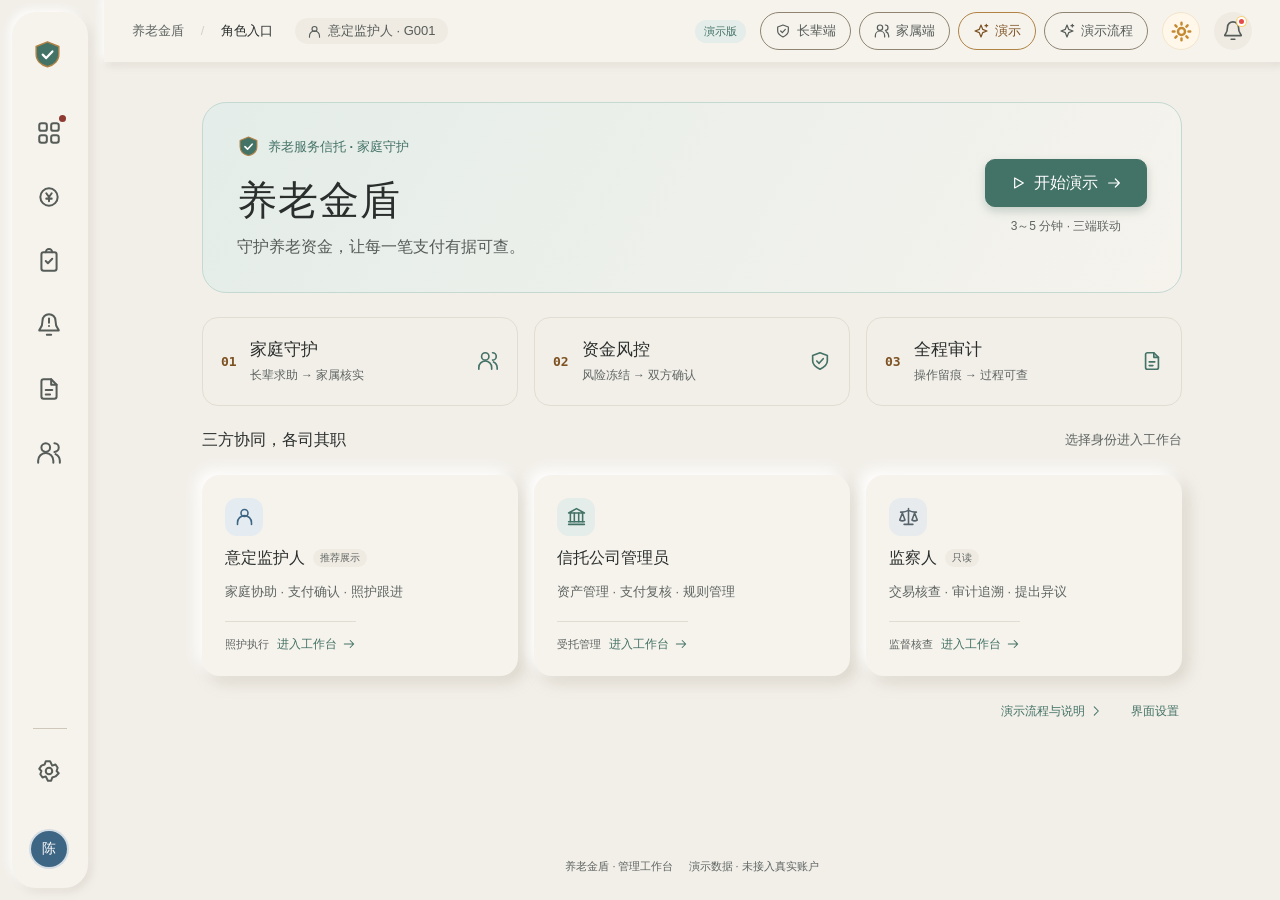
<file: UI-NewRawerd/index.html>
<!doctype html>
<html lang="zh-CN" data-sidebar="collapsed" data-app-mode="admin">
<head>
  <meta charset="utf-8">
  <meta name="viewport" content="width=device-width, initial-scale=1">
  <meta name="theme-color" content="#437266">
  <title>养老金盾 · 管理工作台</title>
  <script src="theme.js?v=20261011-present-5"></script>
  <link rel="stylesheet" href="styles.css?v=20261011-present-5">
  <link rel="stylesheet" href="admin.css?v=20261011-present-5">
  <link rel="stylesheet" href="floating-phones.css?v=20261011-present-5">
  <script src="icons.js?v=20261011-present-5" defer></script>
  <script src="mock-data.js?v=20261011-present-5" defer></script>
  <script src="sidebar.js?v=20261011-present-5" defer></script>
  <script src="views-workbench.js?v=20261011-present-5" defer></script>
  <script src="views-flow.js?v=20261011-present-5" defer></script>
  <script src="app.js?v=20261011-present-5" defer></script>
  <script src="floating-phones.js?v=20261011-present-5" defer></script>
</head>
<body>
  <a class="skip-link" href="#main">跳到主要内容</a>
  <div class="app-shell">
    <aside class="sidebar" id="sidebar" aria-label="主导航">
      <button class="brand" id="sidebar-toggle" type="button" aria-controls="sidebar-navigation" aria-expanded="false" aria-label="展开侧栏" title="展开侧栏">
        <span class="brand-mark" data-icon="brand"></span>
        <span class="brand-copy"><strong>养老金盾</strong><small>PENSION SHIELD</small></span>
        <span class="sidebar-fold" data-icon="panel"></span>
      </button>
      <div class="workspace-label">管理工作台</div>
      <nav class="nav-list" id="sidebar-navigation"></nav>
      <div class="sidebar-bottom">
        <div class="sidebar-separator"></div>
        <a class="nav-link" href="#/settings" data-page="settings"><span data-icon="settings"></span><span class="nav-text">界面设置</span></a>
        <button class="profile" id="account-button" type="button" aria-expanded="false" aria-controls="account-popover" aria-label="打开账户选项" title="账户选项">
          <span class="avatar account-avatar">陈</span><span class="profile-copy"><strong>未选择身份</strong><small>演示角色</small></span><span class="account-more" data-icon="more"></span>
        </button>
      </div>
    </aside>
    <button class="sidebar-backdrop" id="sidebar-backdrop" aria-label="关闭导航" hidden></button>
    <div class="workspace">
      <header class="topbar">
        <div class="topbar-left">
          <button class="icon-button menu-button" id="menu-button" aria-label="打开导航" aria-controls="sidebar" aria-expanded="false"><svg viewBox="0 0 24 24" class="icon" aria-hidden="true"><path id="menu-top" d="M4 6 L12 6 L20 6"/><path id="menu-middle" d="M4 12 L20 12"/><path id="menu-bottom" d="M4 18 L12 18 L20 18"/></svg></button>
          <span class="breadcrumb">养老金盾 <span>/</span> <strong id="breadcrumb-page">角色入口</strong></span>
          <button class="admin-who" id="role-who" type="button" title="切换身份" aria-haspopup="dialog"><span data-icon="user-round"></span><span id="role-who-text">未选择身份</span></button>
        </div>
        <div class="topbar-right">
          <span class="app-demo-badge">演示版</span>
          <div class="phone-launchers">
            <button class="phone-launch" data-phone-open="elder" aria-controls="phone-window-elder" aria-expanded="false"><span data-icon="shield"></span>长辈端</button>
            <button class="phone-launch" data-phone-open="family" aria-controls="phone-window-family" aria-expanded="false"><span data-icon="users"></span>家属端</button>
            <button class="phone-launch demo-launch" id="demo-launch" title="开始演示：家庭守护、支付风控与审计" aria-controls="demo-dock" aria-expanded="false"><span data-icon="spark"></span>演示</button>
            <button class="phone-launch console" id="demo-console" title="查看演示流程" aria-controls="main"><span data-icon="spark"></span><span class="pl-full">演示流程</span><span class="pl-short">流程</span></button>
          </div>
          <button class="icon-button theme-toggle" id="theme-toggle" aria-label="当前浅色，切换深色主题" aria-pressed="false" title="切换深色主题"><svg class="theme-icon" viewBox="0 0 24 24" fill="none" stroke="currentColor" stroke-width="2.8" stroke-linecap="round" stroke-linejoin="round" aria-hidden="true"><g class="theme-sun"><circle cx="12" cy="12" r="4"/><path d="M12 2v2M12 20v2M2 12h2M20 12h2M5 5l1.4 1.4M17.6 17.6 19 19M5 19l1.4-1.4M17.6 6.4 19 5"/></g><path class="theme-moon" d="M20.5 13.2A8.6 8.6 0 0 1 10.8 3.5 8.7 8.7 0 1 0 20.5 13.2Z"/></svg></button>
          <button class="icon-button notification-button" id="notifications" aria-label="查看待处置风险"><span data-icon="bell"></span><span class="notification-dot" id="notification-dot"></span></button>
        </div>
      </header>
      <main id="main" tabindex="-1"></main>
      <footer class="footer"><span>养老金盾 · 管理工作台</span><span>演示数据 · 未接入真实账户</span></footer>
    </div>
  </div>
  <section class="account-popover" id="account-popover" aria-label="账户选项" hidden>
    <div class="account-menu-heading"><span class="avatar account-avatar" id="account-menu-avatar">陈</span><div><strong id="account-menu-name">未选择身份</strong><small id="account-menu-role">演示角色</small></div></div>
    <button class="account-menu-item" id="switch-role"><span data-icon="user-round"></span><span>切换身份<small>意定监护人 / 信托公司 / 监察人</small></span><span data-icon="chevron"></span></button>
    <a class="account-menu-item" id="account-settings" href="#/settings"><span data-icon="settings"></span><span>界面设置<small>字号、对比与动效</small></span><span data-icon="chevron"></span></a>
    <div class="account-menu-footnote">三方协同 · 演示身份</div>
  </section>
  <dialog id="account-dialog" aria-labelledby="account-dialog-title">
    <div class="dialog-heading"><h2 id="account-dialog-title">资料设置</h2><button class="icon-button" id="account-dialog-close" aria-label="关闭资料设置"><span data-icon="close"></span></button></div>
    <p class="dialog-copy">使用虚构称呼即可。资料仅保存在当前浏览器。</p>
    <form id="account-form">
      <label class="form-field">演示称呼<input name="displayName" required maxlength="16" autocomplete="off" placeholder="请输入演示称呼"></label>
      <label class="form-field">个性签名<input name="bio" maxlength="40" autocomplete="off" placeholder="例如：和家人一起安心生活"></label>
      <fieldset class="avatar-picker"><legend>头像颜色</legend><label><input type="radio" name="color" value="ink"><span class="avatar-swatch ink">深蓝</span></label><label><input type="radio" name="color" value="blue"><span class="avatar-swatch blue">蓝色</span></label><label><input type="radio" name="color" value="sage"><span class="avatar-swatch sage">松绿</span></label></fieldset>
      <div class="dialog-actions"><button type="button" class="button subtle" id="account-cancel">取消</button><button type="submit" class="button primary">保存资料</button></div>
      <p class="account-save-status" id="account-save-status" role="status"></p>
    </form>
  </dialog>
  <dialog id="role-dialog" aria-labelledby="role-dialog-title">
    <div class="dialog-heading"><h2 id="role-dialog-title">切换身份</h2><button class="icon-button" id="role-dialog-close" aria-label="关闭身份切换"><span data-icon="close"></span></button></div>
    <p class="dialog-copy">意定监护人照护确认，信托公司资金复核，监察人独立监督。</p>
    <div class="role-cards" id="role-cards"></div>
    <div class="dialog-actions"><button type="button" class="button subtle" id="role-dialog-home">返回角色入口</button></div>
  </dialog>
  <dialog id="detail-dialog" aria-labelledby="dialog-title"><div class="dialog-heading"><h2 id="dialog-title"></h2><button class="icon-button" id="dialog-close" aria-label="关闭弹窗"><span data-icon="close"></span></button></div><div id="dialog-body"></div></dialog>
  <div id="phone-windows"></div>
  <section id="demo-dock" class="demo-dock" aria-label="九步演示" hidden></section>
  <div class="toast" id="toast" role="status" aria-live="polite" hidden></div>
</body>
</html>
</file>
<file: UI-NewRawerd/styles.css>
:root {
  /* ---------- 养老金盾界面设计变量（暖米白与松绿配色、柔和层次、适老阅读） ---------- */
  /* 底色与面：页面底 / 浮起面 / 凹陷面，三者同色相、只差明度 */
  --c-bg:#f2efe9;
  --c-surface:#f6f3ed;
  --c-surface-2:#efebe3;
  --c-border:#e2ddd2;
  --c-border-strong:#cfc8ba;
  --c-border-control:#8e8471;
  /* 文字 */
  --c-text:#2a2e2c;
  --c-text-2:#565c58;
  --c-muted:#5f6562;
  /* 主色（松绿）与铜色点缀 */
  --c-primary:#437266;
  --c-primary-hover:#3a6459;
  --c-primary-soft:#e4ede9;
  --c-primary-bd:#c3d9d2;
  --c-accent:#b08244;
  --c-accent-soft:#f6ece0;
  --c-accent-text:#7d5222;
  /* 风险四档 L0-L3：绿=安全 蓝=关注 橙=可疑 红=高危 */
  --c-l0:#2f6b46; --c-l0-bg:#e7f0e9; --c-l0-bd:#c6ded0;
  --c-l1:#2e6e99; --c-l1-bg:#e4eef6; --c-l1-bd:#bcd3e5;
  --c-l2:#8a4a12; --c-l2-bg:#f6e8dc; --c-l2-bd:#e8cbb2;
  --c-l3:#8e3a32; --c-l3-bg:#f5e5e2; --c-l3-bd:#e6c4bf;
  /* 琥珀（仅中间态标签，非风险等级色） */
  --c-amber:#8a6412; --c-amber-bg:#f5eddb; --c-amber-bd:#e6d5ae;
  /* Agent 紫：机器产出 */
  --c-agent:#635ea6; --c-agent-bg:#ebe9f3; --c-agent-bd:#d3cee6;
  /* 角色标识色（只做身份，不做状态） */
  --c-role-trust:#437266; --c-role-trust-soft:#e4ede9; --c-role-trust-bd:#c3d9d2;
  --c-role-guardian:#3d6584; --c-role-guardian-soft:#e5ecf1; --c-role-guardian-bd:#c2d3de;
  --c-role-supervisor:#56636b; --c-role-supervisor-soft:#e8ebed; --c-role-supervisor-bd:#c8d0d5;
  /* 圆角（拟物靠大圆角） */
  --radius:18px;
  --radius-sm:14px;
  --radius-xs:10px;
  /* 投影：光源固定在左上（左上高光 / 右下暖影） */
  --shadow:-6px -6px 14px rgba(255,255,255,.95), 6px 6px 16px rgba(154,142,120,.28);
  --shadow-sm:-3px -3px 8px rgba(255,255,255,.9), 3px 3px 8px rgba(154,142,120,.22);
  --shadow-pop:-8px -8px 20px rgba(255,255,255,.95), 10px 10px 26px rgba(154,142,120,.34);
  --shadow-inset:inset -4px -4px 10px rgba(255,255,255,.85), inset 5px 5px 12px rgba(154,142,120,.28);
  --shadow-press:inset -3px -3px 8px rgba(255,255,255,.8), inset 4px 4px 10px rgba(154,142,120,.36);
  --shadow-primary:0 4px 10px rgba(57,100,89,.26);
  --font-num:ui-monospace,'SF Mono','Cascadia Mono',Consolas,monospace;
  /* ---------- 旧变量名映射：旧结构不改一处也能跟着换肤 ---------- */
  --blue:var(--c-primary);
  --blue-dark:var(--c-primary-hover);
  --blue-light:var(--c-primary-soft);
  --text:var(--c-text);
  --muted:var(--c-muted);
  --line:var(--c-border);
  --surface:var(--c-surface);
  --bg:var(--c-bg);
  font-family:-apple-system,BlinkMacSystemFont,'Segoe UI','PingFang SC','Microsoft YaHei','Source Han Sans SC','Helvetica Neue',Arial,sans-serif;
  color:var(--text);
  background:var(--bg);
  font-synthesis:none;
}
* {
  box-sizing:border-box;
}
body {
  margin:0;
  font-size:16px;
}
button,input,select {
  font:inherit;
}
button,a,input,select {
  -webkit-tap-highlight-color:transparent;
}
button {
  cursor:pointer;
}
a {
  color:inherit;
  text-decoration:none;
}
button {
  color:inherit;
}
button:disabled {
  cursor:default;
  opacity:.65;
}
button:focus-visible,a:focus-visible,input:focus-visible,select:focus-visible {
  outline:3px solid #52a990;
  outline-offset:4px;
}
h1,h2,h3,p {
  margin:0;
}
button .icon,a .icon {
  flex-shrink:0;
}
.icon {
  width:22px;
  height:22px;
  fill:none;
  stroke:currentColor;
  stroke-width:1.8;
  stroke-linecap:round;
  stroke-linejoin:round;
  display:block;
}
button {
  border:0;
}
small {
  font-size:13px;
}
.skip-link {
  position:fixed;
  top:-60px;
  left:20px;
  padding:12px;
  background:white;
  z-index:30;
}
.skip-link:focus {
  top:12px;
}
.app-shell {
  display:flex;
  min-height:100vh;
}
.sidebar {
  width:244px;
  position:fixed;
  inset:0 auto 0 0;
  background:var(--c-surface);
  border-right:0;
  box-shadow:var(--shadow-sm);
  display:flex;
  flex-direction:column;
  padding:34px 22px 20px;
  z-index:20;
  overflow-y:auto;
}
.brand {
  display:flex;
  align-items:center;
  gap:12px;
  padding:0 8px;
}
.brand-mark {
  display:grid;
  place-items:center;
  width:36px;
  height:40px;
  color:var(--c-primary);
  background:transparent;
  border-radius:0;
  box-shadow:none;
}
.brand-mark .icon {
  width:34px;
  height:34px;
}
.brand strong {
  display:block;
  font-size:19px;
  letter-spacing:.5px;
}
.brand small {
  display:block;
  font-size:10px;
  letter-spacing:1.6px;
  color:var(--muted);
  margin-top:5px;
}
.workspace-label {
  font-size:11px;
  letter-spacing:1px;
  color:#a0ada4;
  margin:43px 14px 17px;
  display:flex;
  align-items:center;
  justify-content:space-between;
}
.workspace-label span {
  font-size:9px;
  color:#54746b;
  background:#eeecea;
  padding:3px 5px;
  border-radius:4px;
}
.nav-list {
  display:grid;
  gap:9px;
}
.nav-link {
  display:flex;
  align-items:center;
  gap:12px;
  padding:11px 14px;
  border-radius:var(--radius-xs);
  color:var(--c-text-2);
  font-weight:500;
  transition:background .2s,color .2s;
}
.nav-link:hover {
  background:var(--c-surface-2);
  color:var(--c-text);
}
.nav-link.active {
  color:var(--role,var(--c-primary));
  background:var(--role-soft,var(--c-primary-soft));
  font-weight:600;
  position:relative;
}
.nav-link.active::before {
  content:none;
}
.nav-count {
  margin-left:auto;
  background:var(--c-l3);
  color:#fff;
  border-radius:999px;
  min-width:18px;
  height:18px;
  display:inline-flex;
  align-items:center;
  justify-content:center;
  padding:0 5px;
  font-size:10px;
  font-weight:600;
}
.sidebar-bottom {
  margin-top:auto;
  padding-top:55px;
}
.side-note {
  background:linear-gradient(135deg,#f0efed,#f4f3f1);
  padding:20px 15px;
  border:1px solid #e7f2ef;
  border-radius:16px;
  margin-bottom:20px;
}
.side-note>.icon,.side-note>[data-icon] {
  color:#558879;
  display:block;
  margin-bottom:12px;
}
.side-note strong {
  font-size:12px;
}
.side-note p {
  font-size:11px;
  line-height:1.9;
  color:#95a39a;
  margin:9px 0 14px;
}
.side-note a {
  display:flex;
  align-items:center;
  gap:5px;
  color:#4e7c6f;
  font-size:11px;
}
.side-note a .icon {
  width:14px;
  height:14px;
}
.profile {
  border-top:1px solid var(--line);
  margin-top:22px;
  padding:22px 8px 0;
  display:flex;
  align-items:center;
  gap:11px;
}
.avatar {
  width:38px;
  height:38px;
  border-radius:50%;
  display:grid;
  place-items:center;
  background:var(--c-primary-soft);
  color:var(--c-primary);
  font-weight:600;
}
.profile strong {
  font-size:12px;
  display:block;
}
.profile small {
  font-size:10px;
  color:var(--muted);
  display:block;
  margin-top:4px;
}
.profile-dot {
  height:7px;
  width:7px;
  background:#5eaf96;
  border-radius:50%;
  margin-left:auto;
}
.workspace {
  margin-left:244px;
  min-width:0;
  flex:1;
}
.topbar {
  height:62px;
  padding:0 28px;
  background:var(--c-surface);
  border-bottom:0;
  box-shadow:var(--shadow-sm);
  display:flex;
  align-items:center;
  justify-content:space-between;
  gap:14px;
}
.topbar-left,.topbar-right {
  display:flex;
  align-items:center;
  gap:22px;
}
.breadcrumb {
  font-size:13px;
  color:var(--c-muted);
}
.breadcrumb span {
  padding:0 13px;
  color:#d5d1c9;
}
.breadcrumb strong {
  font-weight:500;
  color:var(--c-text);
}
.demo-label {
  display:flex;
  align-items:center;
  gap:6px;
  font-size:11px;
  color:#89998e;
}
.demo-label>span {
  width:6px;
  height:6px;
  background:#5b887b;
  border-radius:50%;
}
.icon-button {
  width:38px;
  height:38px;
  display:grid;
  place-items:center;
  background:var(--c-surface-2);
  border-radius:50%;
  color:var(--c-text-2);
  transition:background .2s,color .2s;
}
.icon-button:hover {
  background:#e9f4f1;
  color:var(--blue);
}
.notification-button {
  position:relative;
}
.notification-dot {
  width:5px;
  height:5px;
  position:absolute;
  right:8px;
  top:7px;
  background:#ec9f69;
  border-radius:50%;
  box-shadow:0 0 0 2px white;
}
.avatar-small {
  width:32px;
  height:32px;
  font-size:12px;
}
.menu-button {
  display:none;
}
main {
  padding:32px 38px 24px;
  max-width:1570px;
  margin:0 auto;
  min-height:calc(100vh - 132px);
}
.page-heading {
  display:flex;
  justify-content:space-between;
  align-items:center;
  gap:18px;
  margin-bottom:25px;
}
.eyebrow {
  font-size:10px;
  letter-spacing:2px;
  color:#5e8177;
  margin-bottom:9px;
}
.page-heading h1 {
  font-size:27px;
  font-weight:650;
  letter-spacing:-.6px;
}
.page-heading p {
  color:var(--muted);
  font-size:12px;
  margin-top:10px;
  line-height:1.7;
}
.date-pill {
  color:var(--c-muted);
  font-size:13px;
  display:flex;
  align-items:center;
  gap:8px;
}
.date-pill .icon {
  width:15px;
  height:15px;
}
.hero {
  position:relative;
  overflow:hidden;
  background:linear-gradient(110deg,#e5f2ee,#ebf5f2 62%,#e6f2ef);
  border:1px solid #deeeea;
  border-radius:var(--radius);
  min-height:222px;
  padding:30px 34px;
  display:flex;
  align-items:center;
  justify-content:space-between;
  margin-bottom:22px;
}
.hero-copy {
  position:relative;
  z-index:1;
  max-width:70%;
}
.hero-label {
  display:inline-flex;
  gap:7px;
  align-items:center;
  font-size:11px;
  color:#4a6a61;
  background:#ffffffaa;
  padding:5px 10px;
  border-radius:20px;
  margin-bottom:14px;
}
.hero-label .icon {
  width:14px;
  height:14px;
}
.hero h2 {
  font-size:28px;
  color:#2f4942;
  letter-spacing:-.5px;
  line-height:1.45;
}
.hero p {
  font-size:12px;
  color:#56776d;
  margin:10px 0 20px;
  line-height:1.8;
}
.hero-actions {
  display:flex;
  gap:10px;
  flex-wrap:wrap;
}
.button {
  display:inline-flex;
  align-items:center;
  justify-content:center;
  gap:8px;
  padding:10px 18px;
  min-height:42px;
  border-radius:var(--radius-xs);
  font-size:14px;
  font-weight:500;
  transition:box-shadow .2s,background .2s;
  background:var(--c-surface);
  border:1px solid var(--c-border-control);
  white-space:nowrap;
}
.button .icon {
  width:16px;
  height:16px;
}
.button:hover {
  transform:translateY(-2px);
  box-shadow:0 5px 12px #44514910;
}
.button.primary {
  background:var(--c-primary);
  border-color:var(--c-primary);
  color:#fff;
  box-shadow:var(--shadow-primary);
}
.button.primary:hover {
  background:#3b6559;
}
.button.subtle {
  background:var(--c-surface);
  border-color:var(--c-border-control);
  color:var(--c-text-2);
}
.button.small {
  min-height:32px;
  padding:7px 10px;
  font-size:11px;
}
.hero-art {
  position:absolute;
  right:45px;
  top:50%;
  transform:translateY(-50%);
  width:200px;
  height:200px;
  display:grid;
  place-items:center;
}
.orbit {
  position:absolute;
  border:1px solid #cde5de;
  border-radius:50%;
  inset:9px;
}
.orbit.two {
  inset:31px;
  border-style:dashed;
  border-color:#cbe4dd;
  animation:orbit 50s linear infinite;
}
.hero-shield {
  width:100px;
  height:113px;
  display:grid;
  place-items:center;
  background:linear-gradient(145deg,#53a48d,#3e695d);
  clip-path:polygon(50% 0,94% 17%,90% 66%,76% 83%,50% 100%,24% 83%,10% 66%,6% 17%);
  filter:drop-shadow(0 12px 15px #477a6b40);
  animation:float 5s ease-in-out infinite;
  color:white;
}
.hero-shield .icon {
  width:58px;
  height:58px;
  stroke-width:1.4;
}
.orbit-dot {
  position:absolute;
  left:19px;
  top:49px;
  background:white;
  color:#539884;
  border-radius:12px;
  padding:9px;
  box-shadow:0 6px 16px #38524b0c;
  transform:rotate(-10deg);
}
.orbit-dot .icon {
  width:18px;
  height:18px;
}
.orbit-dot.last {
  left:auto;
  top:auto;
  right:6px;
  bottom:30px;
  transform:rotate(9deg);
  color:#5eaa9c;
}
.metrics {
  display:grid;
  grid-template-columns:repeat(4,minmax(0,1fr));
  gap:16px;
  margin-bottom:25px;
}
.metric {
  background:var(--c-surface);
  border:0;
  border-radius:var(--radius);
  padding:18px 20px;
  transition:box-shadow .2s;
  box-shadow:var(--shadow);
}
.metric:hover {
  box-shadow:var(--shadow-pop);
}
.metric-top {
  display:flex;
  align-items:center;
  justify-content:space-between;
  color:var(--c-muted);
  font-size:13px;
}
.icon-box {
  width:34px;
  height:34px;
  background:var(--c-primary-soft);
  color:var(--c-primary);
  display:grid;
  place-items:center;
  border-radius:10px;
}
.icon-box .icon {
  width:18px;
  height:18px;
}
.icon-box.amber {
  color:#d59a52;
  background:#fff7ec;
}
.icon-box.cyan {
  color:#4d6a62;
  background:#eaf8fa;
}
.icon-box.violet {
  color:#63897e;
  background:#edece9;
}
.metric-value {
  display:flex;
  align-items:baseline;
  gap:8px;
  margin:9px 0 10px;
}
.metric-value strong {
  font-size:30px;
  font-weight:650;
  letter-spacing:-.5px;
  font-family:var(--font-num);
}
.metric-value span {
  font-size:13px;
  color:var(--c-muted);
}
.metric-bottom {
  font-size:10px;
  color:#a0aca4;
  display:flex;
  align-items:center;
  gap:5px;
}
.metric-bottom .icon {
  width:12px;
  height:12px;
  color:#6fa28e;
}
.dashboard-grid {
  display:grid;
  grid-template-columns:minmax(0,1.8fr) minmax(260px,1fr);
  gap:22px;
}
.panel {
  background:var(--c-surface);
  border:0;
  border-radius:var(--radius);
  padding:20px 24px;
  box-shadow:var(--shadow);
}
.panel-heading {
  display:flex;
  justify-content:space-between;
  align-items:center;
  gap:12px;
  margin-bottom:20px;
}
.panel-title {
  display:flex;
  align-items:center;
  gap:9px;
}
.panel-title h2 {
  font-size:16px;
  font-weight:600;
}
.count-pill {
  background:var(--c-surface-2);
  color:var(--c-text-2);
  padding:2px 7px;
  border-radius:5px;
  font-size:10px;
}
.text-link {
  display:inline-flex;
  align-items:center;
  gap:3px;
  color:var(--c-primary);
  font-size:13px;
  border:0;
  background:none;
  padding:3px;
}
.text-link:hover {
  color:var(--blue);
}
.text-link .icon {
  width:14px;
  height:14px;
}
.risk-row {
  display:flex;
  gap:13px;
  align-items:center;
  padding:17px 0;
  border-bottom:1px solid var(--c-border);
}
.risk-row:first-child {
  padding-top:0;
}
.risk-row:last-child {
  border-bottom:0;
  padding-bottom:0;
}
.risk-symbol {
  width:41px;
  height:41px;
  background:#fff4ed;
  color:#d69d72;
  border-radius:12px;
  display:grid;
  place-items:center;
  flex-shrink:0;
}
.risk-symbol.medium {
  background:var(--c-l2-bg);
  color:var(--c-l2);
}
.risk-symbol.resolved {
  background:var(--c-l0-bg);
  color:var(--c-l0);
}
.risk-symbol .icon {
  width:20px;
  height:20px;
}
.risk-info {
  min-width:0;
  flex:1;
}
.risk-title {
  display:flex;
  align-items:center;
  gap:8px;
  flex-wrap:wrap;
}
.risk-title h3 {
  font-size:12px;
  font-weight:550;
}
.badge {
  display:inline-flex;
  align-items:center;
  font-size:12px;
  padding:3px 10px;
  border-radius:999px;
  font-weight:600;
  background:var(--c-l3-bg);
  color:var(--c-l3);
  white-space:nowrap;
}
.badge.medium {
  background:var(--c-l2-bg);
  color:var(--c-l2);
}
.badge.resolved {
  background:var(--c-l0-bg);
  color:var(--c-l0);
}
.risk-info p {
  font-size:12px;
  color:var(--c-muted);
  margin-top:7px;
  line-height:1.7;
}
.risk-time {
  font-size:11px;
  color:var(--c-muted);
  display:block;
  margin-top:5px;
}
.risk-detail {
  padding:8px;
  color:#a4afa8;
  align-self:center;
  background:none;
  border-radius:8px;
}
.risk-detail:hover {
  background:var(--c-primary-soft);
  color:var(--c-primary);
}
.risk-detail .icon {
  width:17px;
  height:17px;
}
.tip-panel {
  background:linear-gradient(140deg,#fff,#f2f1ef);
  position:relative;
  overflow:hidden;
}
.tip-label {
  display:flex;
  align-items:center;
  gap:7px;
  color:#55796f;
  font-size:11px;
}
.tip-label .icon {
  width:17px;
  height:17px;
}
.tip-illustration {
  display:grid;
  place-items:center;
  width:64px;
  height:64px;
  margin:18px 0 17px;
  border-radius:20px;
  background:#e7f3ef;
  color:#579382;
  transform:rotate(-6deg);
}
.tip-illustration .icon {
  width:34px;
  height:34px;
}
.tip-panel h2 {
  font-size:19px;
  line-height:1.5;
  letter-spacing:-.4px;
}
.tip-panel p {
  font-size:11px;
  line-height:1.9;
  color:#99a79e;
  margin:11px 0 17px;
  max-width:260px;
}
.tip-panel .text-link {
  color:#517a6f;
}
.bottom-grid {
  display:grid;
  grid-template-columns:minmax(0,1.8fr) minmax(260px,1fr);
  gap:22px;
  margin-top:22px;
}
.article-mini-grid {
  display:grid;
  grid-template-columns:repeat(2,minmax(0,1fr));
  gap:14px;
}
.article-mini {
  background:#f4f3f1;
  border:1px solid #ebe9e6;
  border-radius:12px;
  padding:16px;
  text-align:left;
  transition:background .2s,transform .2s;
}
.article-mini:hover {
  background:#f0efed;
  transform:translateY(-3px);
}
.article-mini>.icon {
  color:#5d8177;
  width:26px;
  height:26px;
  margin-bottom:15px;
}
.article-mini h3 {
  font-size:12px;
  line-height:1.7;
  font-weight:550;
}
.article-mini p {
  font-size:10px;
  line-height:1.8;
  color:#a0aca4;
  margin-top:6px;
}
.article-meta {
  display:flex;
  align-items:center;
  justify-content:space-between;
  gap:10px;
  margin-top:16px;
  font-size:9px;
  color:#a5b0a9;
}
.family-mini {
  display:flex;
  align-items:center;
  gap:11px;
  margin:17px 0;
}
.family-mini .avatar {
  width:35px;
  height:35px;
  font-size:11px;
}
.family-mini strong {
  font-size:12px;
  font-weight:550;
}
.family-mini small {
  font-size:10px;
  color:#a8b3ac;
  margin-left:8px;
}
.family-mini .badge {
  margin-left:auto;
  background:#eeecea;
  color:#5e8278;
}
.family-note {
  border-top:1px dashed #e7e5e1;
  padding-top:14px;
  font-size:10px;
  line-height:1.8;
  color:#a9b4ad;
}
.footer {
  max-width:1570px;
  margin:0 auto;
  padding:0 38px 24px;
  display:flex;
  justify-content:space-between;
  gap:15px;
  font-size:11px;
  color:var(--c-muted);
  line-height:1.6;
}
.page-enter {
  animation:enter .4s ease both;
}
.toolbar {
  display:flex;
  gap:15px;
  justify-content:space-between;
  align-items:center;
  margin-bottom:22px;
  flex-wrap:wrap;
}
.tabs {
  display:inline-flex;
  gap:2px;
  background:var(--c-surface-2);
  border-radius:999px;
  padding:3px;
  flex-wrap:wrap;
}
.tab {
  background:transparent;
  color:var(--c-text-2);
  border-radius:999px;
  padding:7px 16px;
  font-size:13px;
}
.tab:hover {
  color:var(--c-text);
}
.tab.active {
  background:var(--c-surface);
  color:var(--c-text);
  font-weight:600;
  box-shadow:var(--shadow-sm);
}
.search-field {
  display:flex;
  align-items:center;
  gap:8px;
  border:0;
  background:var(--c-surface-2);
  border-radius:999px;
  padding:0 14px;
  max-width:100%;
}
.search-field .icon {
  width:17px;
  height:17px;
  color:#5d8177;
}
.search-field input {
  border:0;
  background:transparent;
  padding:11px 0;
  outline-offset:0;
  width:215px;
  max-width:100%;
  color:var(--text);
  font-size:12px;
}
.search-field input::placeholder {
  color:#aab5ae;
}
.notice {
  background:#e9f4f1;
  color:#53736a;
  font-size:12px;
  line-height:1.8;
  padding:14px 18px;
  border:1px solid #deeee9;
  border-radius:12px;
  margin-bottom:23px;
  display:flex;
  gap:10px;
  align-items:flex-start;
}
.notice .icon {
  width:18px;
  height:18px;
  flex-shrink:0;
  margin-top:2px;
}
.article-grid {
  display:grid;
  grid-template-columns:repeat(3,minmax(0,1fr));
  gap:20px;
}
.article-card {
  padding:0;
  overflow:hidden;
  text-align:left;
  transition:transform .25s,box-shadow .25s;
  display:flex;
  flex-direction:column;
}
.article-card:hover {
  transform:translateY(-5px);
  box-shadow:0 10px 26px #34484210;
}
.article-cover {
  height:135px;
  position:relative;
  display:grid;
  place-items:center;
  background:linear-gradient(130deg,#e9f4f1,#e0efeb);
  overflow:hidden;
  color:#599181;
}
.article-cover::before,.article-cover::after {
  content:"";
  position:absolute;
  inset:auto -25px -70px auto;
  width:175px;
  height:175px;
  border:1px solid currentColor;
  opacity:.12;
  border-radius:50%;
}
.article-cover::after {
  width:225px;
  height:225px;
  right:-50px;
  bottom:-95px;
}
.article-cover .icon {
  width:51px;
  height:51px;
  stroke-width:1.3;
  transform:rotate(-6deg);
  transition:transform .35s;
}
.article-card:hover .article-cover .icon {
  transform:rotate(0) scale(1.08);
}
.article-cover.violet {
  background:linear-gradient(130deg,#eeecea,#e3eeeb);
  color:#678e83;
}
.article-cover.cyan {
  background:linear-gradient(130deg,#ecebe8,#ddeae6);
  color:#56776d;
}
.article-content {
  padding:20px;
  flex:1;
}
.category-label {
  font-size:10px;
  color:#5b7d73;
  margin-bottom:9px;
  display:block;
}
.article-content h2 {
  font-size:15px;
  line-height:1.6;
  font-weight:550;
}
.article-content p {
  font-size:11px;
  color:#9eaba2;
  line-height:1.8;
  margin-top:9px;
}
.family-grid {
  display:grid;
  grid-template-columns:repeat(3,minmax(0,1fr));
  gap:20px;
}
.family-card {
  text-align:center;
  padding:30px 23px;
}
.family-card .avatar {
  width:64px;
  height:64px;
  font-size:22px;
  margin:0 auto 16px;
}
.avatar.violet {
  background:#e7f2ef;
  color:#5d8177;
}
.family-card h2 {
  font-size:17px;
}
.family-card p {
  color:#a0aca4;
  font-size:12px;
  line-height:1.8;
  margin:9px 0 18px;
}
.family-card .button {
  width:100%;
  margin-top:18px;
}
.family-add {
  min-height:274px;
  border:1px dashed #cde1db;
  background:#f3f2f0;
  display:flex;
  flex-direction:column;
  align-items:center;
  justify-content:center;
  gap:12px;
  color:#587970;
  text-align:center;
}
.family-add>.icon {
  width:34px;
  height:34px;
}
.family-add strong {
  font-weight:550;
}
.family-add small {
  color:#a9b4ad;
}
.settings-panel {
  max-width:900px;
}
.setting-row {
  display:flex;
  align-items:center;
  justify-content:space-between;
  gap:22px;
  padding:24px 0;
  border-bottom:1px solid var(--line);
}
.setting-row:first-child {
  padding-top:4px;
}
.setting-row:last-child {
  border:0;
  padding-bottom:4px;
}
.setting-row h2 {
  font-size:14px;
}
.setting-row p {
  font-size:12px;
  color:#9da9a1;
  line-height:1.8;
  margin-top:7px;
}
.switch {
  position:relative;
  width:44px;
  height:25px;
  flex-shrink:0;
  border-radius:20px;
  background:#d8e3e0;
  padding:3px;
  transition:background .25s;
}
.switch::after {
  content:"";
  display:block;
  width:19px;
  height:19px;
  border-radius:50%;
  background:#fff;
  box-shadow:0 1px 3px #0001;
  transition:transform .25s;
}
.switch[aria-checked="true"] {
  background:var(--blue);
}
.switch[aria-checked="true"]::after {
  transform:translateX(19px);
}
.empty-state {
  padding:55px 20px;
  text-align:center;
  color:#9faba3;
  grid-column:1/-1;
}
.empty-state>.icon {
  width:40px;
  height:40px;
  margin:0 auto 15px;
  color:#6a9589;
}
.empty-state h2 {
  font-size:16px;
  font-weight:550;
  color:#738479;
}
.empty-state p {
  font-size:12px;
  line-height:1.8;
  margin-top:10px;
}
.empty-state .button {
  margin-top:20px;
}
dialog {
  width:520px;
  max-width:calc(100% - 32px);
  max-height:85vh;
  border:1px solid var(--line);
  border-radius:20px;
  padding:25px;
  box-shadow:0 25px 100px #36413b30;
  color:var(--text);
}
dialog[open] {
  animation:enter .2s ease;
}
dialog::backdrop {
  background:#303a344a;
  backdrop-filter:blur(4px);
}
.dialog-heading {
  display:flex;
  align-items:center;
  justify-content:space-between;
  gap:12px;
  margin-bottom:18px;
}
.dialog-heading h2 {
  font-size:19px;
  line-height:1.6;
}
.dialog-copy {
  font-size:13px;
  color:#87978c;
  line-height:1.9;
  margin:15px 0;
}
.dialog-steps {
  padding-left:22px;
  font-size:13px;
  line-height:2;
  color:#77887d;
}
.dialog-actions {
  display:flex;
  justify-content:flex-end;
  gap:10px;
  margin-top:24px;
  flex-wrap:wrap;
}
.dialog-caption {
  font-size:11px;
  color:#a5b0a9;
  margin-top:18px;
  line-height:1.8;
}
.form-field {
  display:grid;
  gap:8px;
  margin:17px 0;
  font-size:12px;
  color:#7a8b80;
}
.form-field input,.form-field select {
  border:1px solid #dae7e3;
  padding:12px;
  border-radius:9px;
  width:100%;
  background:#f3f2f0;
  color:var(--text);
}
.toast {
  position:fixed;
  left:50%;
  bottom:30px;
  transform:translateX(-50%);
  background:#3c4741;
  color:#fff;
  border-radius:12px;
  padding:14px 22px;
  z-index:40;
  box-shadow:0 10px 30px #28312c2a;
  max-width:calc(100% - 32px);
  font-size:12px;
  line-height:1.8;
}
.toast[hidden],.sidebar-backdrop[hidden] {
  display:none;
}
.large-text .page-heading h1 {
  font-size:32px;
}
.large-text p,.large-text .nav-link,.large-text .button,.large-text .risk-title h3,.large-text .article-mini h3,.large-text .family-mini strong,.large-text .setting-row h2 {
  font-size:16px;
}
.large-text .metric-top,.large-text .metric-bottom,.large-text .article-meta,.large-text .badge,.large-text small,.large-text .category-label,.large-text .tab,.large-text .text-link,.large-text .family-note {
  font-size:13px;
}
.high-contrast {
  --muted:#616f66;
  --line:#7a9f95;
}
.high-contrast p,.high-contrast small,.high-contrast .metric-top,.high-contrast .metric-bottom,.high-contrast .text-link,.high-contrast .date-pill,.high-contrast .article-meta,.high-contrast .risk-time,.high-contrast .family-note,.high-contrast .footer,.high-contrast .nav-link,.high-contrast .category-label {
  color:#616f66;
}
.high-contrast .nav-link.active {
  color:#33584e;
}
.high-contrast .badge {
  color:#855c2c;
}
.high-contrast .button.primary {
  color:#fff;
}
.reduce-motion *, .reduce-motion *::before,.reduce-motion *::after {
  animation:none!important;
  transition:none!important;
  scroll-behavior:auto!important;
}
@keyframes enter {
  from {
    opacity:0;
    transform:translateY(9px);
  }
  to {
    opacity:1;
    transform:translateY(0);
  }
}
@keyframes float {
  0%,100% {
    transform:translateY(0) rotate(-5deg);
  }
  50% {
    transform:translateY(-7px) rotate(2deg);
  }
}
@keyframes orbit {
  to {
    transform:rotate(360deg);
  }
}
@media(min-width:1650px) {
  main {
    padding-top:40px;
  }
  .hero {
    min-height:250px;
  }
  .hero-art {
    right:85px;
  }
  .hero h2 {
    font-size:33px;
  }
  .hero-copy p {
    font-size:14px;
  }
  .panel {
    padding:25px 28px;
  }
  .risk-row {
    padding:22px 0;
  }
}
@media(max-width:1200px) {
  .sidebar {
    width:216px;
    padding-left:18px;
    padding-right:18px;
  }
  .workspace {
    margin-left:216px;
  }
  .nav-link.active::before {
    left:-18px;
  }
  main {
    padding:27px 25px;
  }
  .topbar {
    padding:0 25px;
  }
  .footer {
    padding-left:25px;
    padding-right:25px;
  }
  .hero-art {
    right:16px;
    width:170px;
    height:170px;
  }
  .hero {
    padding:26px;
  }
  .hero h2 {
    font-size:24px;
  }
  .dashboard-grid,.bottom-grid {
    grid-template-columns:minmax(0,1.5fr) minmax(230px,1fr);
    gap:16px;
  }
  .panel {
    padding:20px;
  }
  .metrics {
    gap:12px;
  }
  .metric {
    padding:16px;
  }
  .article-grid,.family-grid {
    grid-template-columns:repeat(2,minmax(0,1fr));
  }
}
@media(max-width:960px) {
  .metrics {
    grid-template-columns:repeat(2,minmax(0,1fr));
  }
  .dashboard-grid,.bottom-grid {
    grid-template-columns:1fr;
  }
  .tip-panel {
    padding-right:110px;
  }
  .tip-illustration {
    position:absolute;
    right:25px;
    top:45px;
  }
  .tip-panel p {
    max-width:none;
  }
  .hero-art {
    right:-15px;
    opacity:.8;
  }
  .hero-copy {
    max-width:76%;
  }
  .hero h2 {
    font-size:23px;
  }
}
@media(max-width:760px) {
  .sidebar {
    transform:translateX(-100%);
    transition:transform .25s;
    width:244px;
  }
  .sidebar.open {
    transform:translateX(0);
  }
  .workspace {
    margin-left:0;
  }
  .sidebar-backdrop {
    position:fixed;
    inset:0;
    background:#303a344a;
    z-index:19;
    width:100%;
    height:100%;
  }
  .menu-button {
    display:grid;
  }
  .topbar {
    height:66px;
    padding:0 18px;
  }
  .topbar-left,.topbar-right {
    gap:10px;
  }
  .breadcrumb {
    font-size:11px;
  }
  .breadcrumb span {
    padding:0 7px;
  }
  .demo-label {
    font-size:10px;
  }
  .avatar-small {
    display:none;
  }
  main {
    padding:24px 18px;
  }
  .page-heading {
    align-items:flex-start;
  }
  .page-heading h1 {
    font-size:25px;
  }
  .date-pill {
    display:none;
  }
  .hero {
    padding:25px 22px;
    min-height:230px;
  }
  .hero h2 {
    font-size:23px;
  }
  .hero-copy {
    max-width:80%;
  }
  .hero-art {
    right:-30px;
    opacity:.45;
    width:160px;
    height:160px;
  }
  .hero p {
    max-width:250px;
  }
  .metrics {
    gap:12px;
  }
  .metric-value strong {
    font-size:26px;
  }
  .panel {
    padding:20px;
  }
  .footer {
    padding:0 18px 20px;
    flex-direction:column;
    gap:5px;
  }
  .toolbar {
    align-items:stretch;
  }
  .search-field {
    width:100%;
  }
  .search-field input {
    width:100%;
  }
  .article-grid,.family-grid {
    gap:14px;
  }
  .article-content {
    padding:16px;
  }
  .article-content h2 {
    font-size:14px;
  }
  .page-heading>.button {
    font-size:11px;
    padding:10px;
  }
  .side-note p {
    font-size:11px;
  }
}
@media(max-width:440px) {
  .topbar-right {
    gap:5px;
  }
  .demo-label {
    display:none;
  }
  .hero-copy {
    max-width:100%;
  }
  .hero-art {
    right:-65px;
    opacity:.25;
  }
  .hero-actions {
    gap:8px;
  }
  .button {
    padding:10px 12px;
  }
  .metric {
    padding:14px;
  }
  .metric-top {
    font-size:10px;
  }
  .metric-bottom {
    font-size:9px;
  }
  .article-grid,.family-grid {
    grid-template-columns:1fr;
  }
  .article-cover {
    height:125px;
  }
  .article-mini-grid {
    gap:10px;
  }
  .article-mini {
    padding:12px;
  }
  .tip-panel {
    padding-right:70px;
  }
  .tip-illustration {
    width:44px;
    height:44px;
    right:15px;
  }
  .tip-illustration .icon {
    width:26px;
    height:26px;
  }
  .tip-panel h2 {
    font-size:17px;
  }
  .risk-row {
    gap:10px;
  }
  .risk-symbol {
    width:35px;
    height:35px;
  }
  .risk-title h3 {
    font-size:12px;
  }
  .tab {
    padding:9px 10px;
    font-size:11px;
  }
  .family-add {
    min-height:170px;
  }
  .dialog-heading h2 {
    font-size:17px;
  }
  .setting-row p {
    font-size:11px;
  }
  .large-text .article-mini-grid {
    grid-template-columns:1fr;
  }
  .large-text .metric-top {
    flex-wrap:wrap;
    gap:8px;
  }
  .large-text .metrics {
    grid-template-columns:1fr;
  }
}
@media(prefers-reduced-motion:reduce) {
  *,*::before,*::after {
    animation:none!important;
    transition:none!important;
    scroll-behavior:auto!important;
  }
}
/* 三端合一的展示入口与管理端表格。 */
.role-bar {
  padding:16px 38px;
  display:flex;
  align-items:center;
  gap:20px;
  background:#f4f3f2;
  border-bottom:1px solid var(--line);
  flex-wrap:wrap;
}
.role-intro strong {
  display:block;
  font-size:12px;
}
.role-intro>span {
  display:block;
  font-size:10px;
  color:#5f8379;
  margin-top:5px;
}
.role-tabs {
  display:flex;
  padding:4px;
  background:#e7f3ef;
  border:1px solid #dfede9;
  border-radius:12px;
  gap:4px;
}
.role-tab {
  display:flex;
  align-items:center;
  justify-content:center;
  gap:7px;
  background:transparent;
  color:#597b72;
  border-radius:9px;
  padding:9px 17px;
  font-size:12px;
  transition:background .2s,box-shadow .2s;
}
.role-tab .icon {
  width:16px;
  height:16px;
}
.role-tab.active {
  background:white;
  color:var(--blue);
  box-shadow:0 2px 8px #3a514b20;
  font-weight:600;
}
.role-caption {
  margin-left:auto;
  color:#648a7f;
  font-size:10px;
}
.table-scroll {
  overflow-x:auto;
}
.admin-table {
  border-collapse:collapse;
  width:100%;
  text-align:left;
  font-size:12px;
  min-width:580px;
}
.admin-table th {
  color:#97a49b;
  font-weight:500;
  font-size:11px;
  background:#f2f1ef;
  padding:12px;
}
.admin-table td {
  padding:17px 12px;
  border-bottom:1px solid var(--line);
  line-height:1.8;
}
.admin-table tr:last-child td {
  border-bottom:0;
}
.admin-table .muted {
  font-size:10px;
  color:#a1aea5;
}
.admin-table .button {
  font-size:10px;
}
.table-title {
  font-weight:550;
}
.flow-steps {
  display:flex;
  gap:14px;
  flex-wrap:wrap;
  margin:15px 0 20px;
}
.flow-step {
  padding:11px 14px;
  border-radius:10px;
  background:#f1f0ee;
  font-size:11px;
  color:#57796f;
  display:flex;
  gap:8px;
  align-items:center;
}
.flow-step .icon {
  width:15px;
  height:15px;
}
.activity-list {
  list-style:none;
  padding:0;
  margin:0;
}
.activity-list li {
  font-size:12px;
  color:#55756c;
  line-height:1.8;
  padding:13px 0;
  border-bottom:1px solid var(--line);
}
.activity-list li:last-child {
  border:0;
}
.activity-list time {
  display:block;
  font-size:10px;
  color:#abb6af;
  margin-top:4px;
}
.large-text .role-tab,.large-text .admin-table {
  font-size:15px;
}
.high-contrast .role-caption,.high-contrast .role-intro>span,.high-contrast .admin-table .muted {
  color:#616f66;
}
main {
  min-height:calc(100vh - 214px);
}
@media(max-width:1200px) {
  .role-bar {
    padding:15px 25px;
  }
  .role-caption {
    display:none;
  }
}
@media(max-width:760px) {
  .role-bar {
    padding:12px 18px;
    gap:12px;
  }
  .role-intro>span {
    display:none;
  }
  .role-tabs {
    flex:1;
  }
  .role-tab {
    flex:1;
    padding:9px 10px;
  }
  .role-intro strong {
    font-size:11px;
  }
  .admin-table {
    min-width:520px;
  }
  .role-tab .icon {
    width:14px;
    height:14px;
  }
}
@media(max-width:440px) {
  .role-intro {
    display:none;
  }
  .role-tabs {
    width:100%;
  }
  .role-tab {
    font-size:12px;
  }
}
main:focus {
  outline:none;
}

/* 展示汇报版：产品介绍与操作引导。 */
.intro-hero { position:relative; overflow:hidden; padding:48px 44px; border-radius:24px; border:1px solid #dcede8; background:linear-gradient(125deg,#e6f2ef,#f2f1ef 65%,#e6f2ef); display:flex; align-items:center; min-height:360px; }
.intro-copy { z-index:1; max-width:65%; }
.intro-copy .eyebrow { margin-top:14px; color:#5d8177; }
.intro-copy h1 { font-size:42px; line-height:1.45; letter-spacing:-1.5px; color:#2f4942; margin:15px 0; }
.intro-copy>p { font-size:13px; line-height:2; color:#55766c; margin-bottom:24px; }
.intro-reset-note { display:block; font-size:10px; color:#5f8379; margin-top:15px; line-height:1.8; }
.intro-network { width:280px; height:280px; position:absolute; right:40px; top:50%; transform:translateY(-50%); }
.network-ring { position:absolute; inset:20px; border:1px solid #cbe4dd; border-radius:50%; }
.network-ring.inner { inset:52px; border-style:dashed; animation:orbit 50s linear infinite; }
.network-center { position:absolute; inset:80px; border-radius:32px; display:flex; flex-direction:column; align-items:center; justify-content:center; gap:8px; background:linear-gradient(140deg,#56a38d,#416d60); color:white; box-shadow:0 15px 35px #42776820; animation:float 6s ease-in-out infinite; }
.network-center .icon { width:44px; height:44px; }
.network-center span { font-size:11px; }
.network-node { position:absolute; width:67px; height:70px; border-radius:18px; background:white; border:1px solid #e2f0ec; display:flex; flex-direction:column; align-items:center; justify-content:center; gap:7px; color:#568779; box-shadow:0 8px 20px #415a5308; }
.network-node span { font-size:10px; }
.network-node.elder { top:0; left:106px; }
.network-node.family { left:3px; bottom:30px; color:#7faeaf; }
.network-node.admin { right:3px; bottom:30px; color:#62877d; }
.intro-section { margin:30px 0; }
.intro-section-heading { display:flex; align-items:center; justify-content:space-between; gap:20px; margin-bottom:20px; }
.intro-section-heading h2 { font-size:20px; font-weight:600; }
.intro-section-heading>p { font-size:11px; color:#9eaaa2; line-height:1.8; }
.intro-role-grid { display:grid; grid-template-columns:repeat(3,minmax(0,1fr)); gap:18px; }
.intro-card-top { display:flex; align-items:center; justify-content:space-between; margin-bottom:21px; }
.intro-card-top>span:last-child { font-size:28px; font-weight:600; color:#dde9e5; }
.intro-role-card h3 { font-size:18px; margin-bottom:12px; }
.intro-role-card>strong { font-size:12px; font-weight:500; color:#4d6a62; }
.intro-role-card>p { font-size:11px; line-height:1.9; color:#9faba3; margin:10px 0 22px; }
.intro-role-card .text-link { color:#537d71; }
.scenario-track { display:grid; grid-template-columns:repeat(3,minmax(0,1fr)); gap:26px; padding:9px 0; }
.scenario-track>div { position:relative; border-left:2px solid #e4f1ed; padding-left:18px; }
.scenario-track span { display:block; font-size:10px; letter-spacing:1px; color:#588276; margin-bottom:11px; }
.scenario-track h3 { font-size:14px; font-weight:550; margin-bottom:9px; }
.scenario-track p { font-size:11px; line-height:1.9; color:#9faba3; }
.intro-boundary { display:flex; align-items:center; gap:10px; padding:20px 0 0; color:#60857a; }
.intro-boundary>.icon { width:16px; height:16px; flex-shrink:0; }
.intro-boundary p { flex:1; font-size:10px; line-height:1.8; }
.tour-launch { margin-left:auto; color:#557a6f; }
.tour-panel { position:fixed; right:24px; bottom:24px; width:390px; max-width:calc(100% - 32px); max-height:calc(100dvh - 40px); overflow-y:auto; padding:20px; background:#fff; border:1px solid #d8eae5; border-radius:18px; box-shadow:0 15px 55px #414d4630; z-index:25; }
.tour-panel[hidden] { display:none; }
.tour-top { display:flex; justify-content:space-between; align-items:center; }
.tour-top .icon-button { width:27px; height:27px; }
.tour-top .icon { width:17px; height:17px; }
.tour-kicker { font-size:10px; color:#5a7f74; letter-spacing:1px; }
.tour-progress { display:flex; gap:5px; margin:12px 0 18px; }
.tour-progress span { flex:1; height:3px; border-radius:2px; background:#ebeae7; }
.tour-progress span.done { background:#5b9b89; }
.tour-panel h2 { font-size:16px; line-height:1.7; }
.tour-panel h2>span { color:#629285; font-size:12px; margin-right:8px; }
.tour-instruction { font-size:12px; line-height:1.9; color:#54746b; margin:10px 0 14px; }
.tour-narration { padding:12px; border-radius:10px; background:#f0eeec; }
.tour-narration strong { display:block; font-size:10px; color:#5a7d73; margin-bottom:5px; font-weight:500; }
.tour-narration p { font-size:11px; line-height:1.8; color:#5c7f75; }
.tour-status { display:flex; align-items:center; gap:6px; font-size:10px; color:#7b9d8d; margin:15px 0; }
.tour-status .icon { width:14px; height:14px; }
.tour-actions { display:flex; justify-content:space-between; gap:8px; }
.tour-actions .button { font-size:11px; }
.tour-footnote { font-size:9px; line-height:1.8; color:#a9b5ad; margin-top:12px; }
.tour-result { display:flex; align-items:center; gap:7px; font-size:10px; line-height:1.9; color:#6e9a89; margin-bottom:20px; }
.tour-result .icon { width:16px; height:16px; flex-shrink:0; }
.tour-highlight { outline:3px solid #5fae98; outline-offset:4px; border-radius:8px; }
.tour-active main { padding-bottom:410px; }
.tour-active .toast { bottom:440px; }
.large-text .intro-copy>p,.large-text .intro-role-card>p,.large-text .scenario-track p,.large-text .tour-instruction,.large-text .tour-actions .button { font-size:16px; }
.high-contrast .intro-copy>p,.high-contrast .intro-role-card>p,.high-contrast .scenario-track p,.high-contrast .tour-instruction,.high-contrast .tour-narration p,.high-contrast .tour-footnote,.high-contrast .intro-reset-note { color:#616f66; }
@media(max-width:1200px) { .intro-hero { padding:36px 30px; } .intro-copy h1 { font-size:34px; } .intro-network { right:5px; transform:translateY(-50%) scale(.85); } }
@media(max-width:960px) { .intro-copy { max-width:82%; } .intro-network { right:-85px; opacity:.3; } .intro-role-grid { grid-template-columns:1fr; } .intro-role-card { position:relative; } .intro-card-top { margin-bottom:12px; } .intro-section-heading { align-items:flex-start; flex-direction:column; gap:10px; } }
@media(max-width:760px) { .intro-hero { padding:30px 23px; min-height:330px; } .intro-copy { max-width:100%; } .intro-copy h1 { font-size:31px; } .intro-copy>p { font-size:12px; } .intro-network { opacity:.13; right:-120px; } .tour-launch { margin-left:0; padding:8px 10px; } .role-bar .role-tabs { flex-basis:100%; } .role-bar .role-intro { display:none; } .tour-launch { margin-left:auto; } .scenario-track { grid-template-columns:1fr; gap:22px; } .intro-boundary { flex-wrap:wrap; } .tour-panel { right:16px; bottom:16px; padding:16px; } .tour-narration { display:none; } .tour-active main { padding-bottom:330px; } .tour-active .toast { bottom:340px; } }
@media(max-width:440px) { .intro-copy h1 { font-size:28px; } .intro-copy .eyebrow { font-size:9px; letter-spacing:1.4px; } .intro-section-heading h2 { font-size:19px; } .intro-boundary .text-link { margin-left:26px; } .tour-panel { max-height:calc(100dvh - 32px); } }

/* 太阳 / 月亮随主题改变形状和颜色。 */
:root { color-scheme:light; }
.theme-toggle { color:#c48a32; background:#fff7e9; border:1px solid #f4e5cb; }
.theme-toggle:hover { color:#b87718; background:#fff0d5; }
.theme-icon { width:21px; height:21px; display:block; overflow:visible; }
.theme-sun,.theme-moon { transform-origin:12px 12px; transition:opacity .25s,transform .35s; }
.theme-moon { opacity:0; transform:rotate(-35deg) scale(.65); }
.theme-sun { opacity:1; transform:rotate(0) scale(1); }
:root[data-theme="dark"] {
  color-scheme:dark;
  /* 养老金盾深色主题设计变量 */
  --c-bg:#202423; --c-surface:#2a2f2d; --c-surface-2:#232826;
  --c-border:#3a403d; --c-border-strong:#4a524e; --c-border-control:#6b756f;
  --c-text:#eceeeb; --c-text-2:#b6bcb7; --c-muted:#9aa19c;
  --c-primary:#6fa28f; --c-primary-hover:#82b3a1; --c-primary-soft:#31463f; --c-primary-bd:#40604f;
  --c-accent:#c99a5e; --c-accent-soft:#453a28; --c-accent-text:#d8b07a;
  --c-l0:#7fb894; --c-l0-bg:#2c3d33; --c-l0-bd:#3d5847;
  --c-l1:#8fb4d6; --c-l1-bg:#2c3946; --c-l1-bd:#3f5468;
  --c-l2:#d98e56; --c-l2-bg:#453326; --c-l2-bd:#5f4732;
  --c-l3:#d97a70; --c-l3-bg:#463029; --c-l3-bd:#5f423a;
  --c-amber:#d9b256; --c-amber-bg:#443d28; --c-amber-bd:#5f5433;
  --c-agent:#a49ed4; --c-agent-bg:#36334a; --c-agent-bd:#4a4568;
  --c-role-trust:#6fa28f; --c-role-trust-soft:#31463f; --c-role-trust-bd:#40604f;
  --c-role-guardian:#7ba3c4; --c-role-guardian-soft:#2e3d49; --c-role-guardian-bd:#41566a;
  --c-role-supervisor:#93a3ad; --c-role-supervisor-soft:#323a40; --c-role-supervisor-bd:#47525b;
  /* 深色下拟物投影会显脏，换单向柔和投影 */
  --shadow:0 6px 18px rgba(0,0,0,.35);
  --shadow-sm:0 2px 8px rgba(0,0,0,.28);
  --shadow-pop:0 10px 28px rgba(0,0,0,.45);
  --shadow-inset:inset 0 2px 8px rgba(0,0,0,.3);
  --shadow-press:inset 0 2px 8px rgba(0,0,0,.4);
  --shadow-primary:0 4px 12px rgba(0,0,0,.4);
}
:root[data-theme="dark"] .theme-toggle { color:#72bba6; background:#39443e; border-color:#354a44; }
:root[data-theme="dark"] .theme-toggle:hover { color:#e1f0eb; background:#46534b; }
:root[data-theme="dark"] .theme-sun { opacity:0; transform:rotate(75deg) scale(.6); }
:root[data-theme="dark"] .theme-moon { opacity:1; transform:rotate(0) scale(1); }
:root[data-theme="dark"] .sidebar,:root[data-theme="dark"] .topbar { background:#1d2320; }
:root[data-theme="dark"] .role-bar { background:#1f2622; }
:root[data-theme="dark"] .panel,:root[data-theme="dark"] .metric,:root[data-theme="dark"] dialog,:root[data-theme="dark"] .tour-panel,:root[data-theme="dark"] .search-field,:root[data-theme="dark"] .button,:root[data-theme="dark"] .skip-link { background:var(--surface); border-color:var(--line); }
:root[data-theme="dark"] p,:root[data-theme="dark"] small,:root[data-theme="dark"] .metric-top,:root[data-theme="dark"] .metric-bottom,:root[data-theme="dark"] .article-meta,:root[data-theme="dark"] .risk-time,:root[data-theme="dark"] .footer,:root[data-theme="dark"] .breadcrumb,:root[data-theme="dark"] .date-pill,:root[data-theme="dark"] .demo-label,:root[data-theme="dark"] .workspace-label,:root[data-theme="dark"] .metric-value>span,:root[data-theme="dark"] .dialog-steps,:root[data-theme="dark"] .tour-instruction { color:#6a9287; }
:root[data-theme="dark"] .breadcrumb strong,:root[data-theme="dark"] .setting-row h2,:root[data-theme="dark"] .table-title { color:var(--text); }
:root[data-theme="dark"] .eyebrow,:root[data-theme="dark"] .category-label,:root[data-theme="dark"] .tip-label,:root[data-theme="dark"] .tour-kicker,:root[data-theme="dark"] .tour-narration strong,:root[data-theme="dark"] .intro-role-card>strong,:root[data-theme="dark"] .side-note a { color:#66a694; }
:root[data-theme="dark"] .hero,:root[data-theme="dark"] .intro-hero { background:linear-gradient(120deg,#303a34,#252d28 65%,#333c37); border-color:#44524a; }
:root[data-theme="dark"] .hero h2,:root[data-theme="dark"] .intro-copy h1 { color:#cce5de; }
:root[data-theme="dark"] .hero-label { background:#404d45; color:#cbe4dd; }
:root[data-theme="dark"] .hero-shield,:root[data-theme="dark"] .network-center { background:linear-gradient(145deg,#568d7d,#3a564e); color:#eaf4f1; }
:root[data-theme="dark"] .orbit,:root[data-theme="dark"] .orbit.two,:root[data-theme="dark"] .network-ring { border-color:#384e48; }
:root[data-theme="dark"] .orbit-dot,:root[data-theme="dark"] .network-node { background:#37413b; border-color:#32453f; color:#71b4a1; }
:root[data-theme="dark"] .brand-mark { background:transparent; color:white; }
:root[data-theme="dark"] .side-note,:root[data-theme="dark"] .tip-panel { background:linear-gradient(135deg,#2a322d,#232a26); border-color:var(--line); }
:root[data-theme="dark"] .nav-link { color:#6b9388; }
:root[data-theme="dark"] .nav-link:hover,:root[data-theme="dark"] .icon-button:hover,:root[data-theme="dark"] .risk-detail:hover { background:#333e38; color:#c9e3dc; }
:root[data-theme="dark"] .nav-link.active,:root[data-theme="dark"] .tab.active { background:#37423c; color:#71baa6; }
:root[data-theme="dark"] .nav-count,:root[data-theme="dark"] .workspace-label>span,:root[data-theme="dark"] .role-tabs { background:#2c3530; color:#6ab29e; border-color:#3c4741; }
:root[data-theme="dark"] .role-tab { color:#689085; }
:root[data-theme="dark"] .role-tab.active { background:#414d46; color:#d8ebe5; box-shadow:0 2px 8px #0002; }
:root[data-theme="dark"] .button.primary { background:#5bb098; border-color:#5bb098; color:#232b26; box-shadow:0 4px 10px #0002; }
:root[data-theme="dark"] .button.primary:hover { background:#68b6a0; }
:root[data-theme="dark"] .button.subtle,:root[data-theme="dark"] .text-link { color:#70b29f; }
:root[data-theme="dark"] .button.subtle { background:#323b36; border-color:#4c5b52; }
:root[data-theme="dark"] .icon-box,:root[data-theme="dark"] .tip-illustration { background:#39453e; color:#68b7a0; }
:root[data-theme="dark"] .icon-box.amber,:root[data-theme="dark"] .risk-symbol,:root[data-theme="dark"] .badge,:root[data-theme="dark"] .count-pill { background:#3b3027; color:#efc08b; }
:root[data-theme="dark"] .icon-box.cyan { background:#2b342f; color:#96d4dd; }
:root[data-theme="dark"] .icon-box.violet,:root[data-theme="dark"] .avatar.violet { background:#39453e; color:#77aa9c; }
:root[data-theme="dark"] .risk-symbol.medium,:root[data-theme="dark"] .badge.medium { background:#393325; color:#dfcc92; }
:root[data-theme="dark"] .risk-symbol.resolved,:root[data-theme="dark"] .badge.resolved { background:#203c36; color:#a3d9c2; }
:root[data-theme="dark"] .avatar,:root[data-theme="dark"] .family-mini .badge { background:#38443d; color:#73ac9c; }
:root[data-theme="dark"] .article-mini { background:#29322d; border-color:#3c4741; }
:root[data-theme="dark"] .article-mini:hover { background:#36403a; }
:root[data-theme="dark"] .article-cover { background:linear-gradient(130deg,#35403a,#3d4942); color:#65a995; }
:root[data-theme="dark"] .article-cover.violet { background:linear-gradient(130deg,#333d37,#404943); color:#72a899; }
:root[data-theme="dark"] .article-cover.cyan { background:linear-gradient(130deg,#2a322d,#333e38); color:#6b9488; }
:root[data-theme="dark"] .notice,:root[data-theme="dark"] .flow-step,:root[data-theme="dark"] .tour-narration { background:#2e3832; border-color:#47564d; color:#78a195; }
:root[data-theme="dark"] .family-add { background:#232b26; border-color:#354943; color:#6faa99; }
:root[data-theme="dark"] .admin-table th { background:#2d3530; color:#799e94; }
:root[data-theme="dark"] .admin-table .muted { color:#699185; }
:root[data-theme="dark"] .risk-row,:root[data-theme="dark"] .profile,:root[data-theme="dark"] .setting-row,:root[data-theme="dark"] .activity-list li,:root[data-theme="dark"] .family-note,:root[data-theme="dark"] .scenario-track>div { border-color:var(--line); }
:root[data-theme="dark"] .form-field input,:root[data-theme="dark"] .form-field select { background:#2a332e; border-color:#4c5a52; color:var(--text); }
:root[data-theme="dark"] .form-field,:root[data-theme="dark"] .tab { color:#73998e; }
:root[data-theme="dark"] .switch { background:#47554d; }
:root[data-theme="dark"] .switch[aria-checked="true"] { background:#579382; }
:root[data-theme="dark"] .switch::after { background:#e9f4f1; }
:root[data-theme="dark"] .notification-dot { box-shadow:0 0 0 2px #1d2320; }
:root[data-theme="dark"] .intro-card-top>span:last-child { color:#4c5c53; }
:root[data-theme="dark"] .empty-state h2 { color:#7aa89b; }
:root[data-theme="dark"] .tour-progress span { background:#3d4942; }
:root[data-theme="dark"] .tour-progress span.done { background:#5bb098; }
:root[data-theme="dark"] .tour-status,:root[data-theme="dark"] .tour-result { color:#9acdb6; }
:root[data-theme="dark"] .toast { background:#d9ece6; color:#29322d; }
:root[data-theme="dark"] .search-field input::placeholder { color:#62877d; }
:root[data-theme="dark"] .high-contrast p,:root[data-theme="dark"] .high-contrast small,:root[data-theme="dark"] .high-contrast .metric-bottom,:root[data-theme="dark"] .high-contrast .nav-link,:root[data-theme="dark"] .high-contrast .article-meta,:root[data-theme="dark"] .high-contrast .tour-footnote { color:#cedfda; }
:root[data-theme="dark"] .high-contrast .nav-link.active { color:#e5f2ee; }

/* 红 / 黄双层警告：文字和形状与颜色一起表达状态。 */
.risk-row.high { background:var(--c-l3-bg); border-left:4px solid var(--c-l3); border-bottom:0; border-radius:var(--radius-sm); padding:14px 14px; margin-bottom:8px; }
.risk-row.medium { background:var(--c-l2-bg); border-left:4px solid var(--c-l2); border-bottom:0; border-radius:var(--radius-sm); padding:14px 14px; margin-bottom:8px; }
.risk-symbol.high { background:var(--c-l3-bg); color:var(--c-l3); }
.risk-symbol.medium { background:var(--c-l2-bg); color:var(--c-l2); }
.badge.high { background:var(--c-l3-bg); color:var(--c-l3); }
.badge.medium { background:var(--c-l2-bg); color:var(--c-l2); }
.count-pill { background:var(--c-surface-2); color:var(--c-text-2); font-weight:600; }
.nav-count { background:var(--c-l3); color:#fff; font-weight:600; }
.risk-notice { background:linear-gradient(100deg,#fff0ee,#fff8d9); border-color:#f3cabc; border-left:4px solid #e55b4e; color:#975136; }
.risk-notice>.icon { color:#c74235; }
.risk-warning { display:flex; gap:9px; align-items:flex-start; padding:12px 14px; border:1px solid #f0bdb6; border-left:4px solid #e34f4f; border-radius:10px; background:#fff1ef; color:#a63836; font-size:12px; line-height:1.9; margin-top:17px; }
.risk-warning .icon { width:18px; height:18px; flex-shrink:0; margin-top:2px; }
.risk-warning.medium { border-color:#ebd28d; border-left-color:#dba221; background:#fff8db; color:#8d650e; }
.notification-dot { background:#e64a4a; box-shadow:0 0 0 2px white,0 0 0 3px #f8d273; }
:root[data-theme="dark"] .risk-row.high { background:linear-gradient(100deg,#36262e,#302b29); border-left-color:#ff777b; }
:root[data-theme="dark"] .risk-row.medium { background:linear-gradient(100deg,#332f21,#2c2c28); border-left-color:#efc352; }
:root[data-theme="dark"] .risk-symbol.high,:root[data-theme="dark"] .badge.high { background:#522e38; color:#ffb1b2; }
:root[data-theme="dark"] .risk-symbol.medium,:root[data-theme="dark"] .badge.medium { background:#4b3d20; color:#f9dc88; }
:root[data-theme="dark"] .count-pill { background:#4e3032; color:#ffb2a7; }
:root[data-theme="dark"] .nav-count { background:#453924; color:#ffbcb2; }
:root[data-theme="dark"] .risk-notice { background:linear-gradient(100deg,#372631,#37301f); border-color:#67413f; border-left-color:#ff8379; color:#efc2a6; }
:root[data-theme="dark"] .risk-notice>.icon { color:#ffaca5; }
:root[data-theme="dark"] .risk-warning { background:#382731; border-color:#69414d; border-left-color:#ff777b; color:#ffc0bc; }
:root[data-theme="dark"] .risk-warning.medium { background:#383021; border-color:#6b5730; border-left-color:#efc352; color:#f4d796; }
:root[data-theme="dark"] .notification-dot { box-shadow:0 0 0 2px #1d2320,0 0 0 3px #cba64c; }

/* 左侧栏改版：护盾切换窄图标栏 / 展开导航，底部账户入口。 */
.sidebar {
  inset:12px auto 12px 12px;
  width:76px;
  padding:18px 10px 12px;
  border:0;
  border-radius:24px;
  background:var(--c-surface);
  box-shadow:var(--shadow-sm);
  overflow:visible;
  transition:width .25s ease;
}
.workspace { margin-left:104px; transition:margin-left .25s ease; }
:root[data-sidebar="expanded"] .sidebar { width:244px; padding-left:14px; padding-right:14px; }
:root[data-sidebar="expanded"] .workspace { margin-left:272px; }
.sidebar .brand { width:100%; min-height:48px; background:transparent; padding:2px 5px; gap:12px; text-align:left; border-radius:14px; flex-shrink:0; }
.sidebar .brand:hover { background:var(--c-surface-2); }
.sidebar .brand-mark { width:40px; height:44px; border-radius:0; flex-shrink:0; background:transparent; box-shadow:none; }
.sidebar .brand-mark .icon { width:31px; height:31px; }
.sidebar .brand strong { font-size:17px; letter-spacing:.5px; white-space:nowrap; }
.sidebar .brand small { font-size:8px; letter-spacing:1px; white-space:nowrap; }
.sidebar .brand-copy { display:none; min-width:0; }
.sidebar .sidebar-fold { display:none; color:#8f9d94; margin-left:auto; }
.sidebar .sidebar-fold .icon { width:17px; height:17px; }
:root[data-sidebar="expanded"] .sidebar .brand-copy,:root[data-sidebar="expanded"] .sidebar .sidebar-fold { display:block; }
.sidebar .workspace-label { display:none; }
:root[data-sidebar="expanded"] .sidebar .workspace-label { display:flex; margin:25px 12px 12px; }
.sidebar .nav-list { gap:10px; margin-top:28px; min-height:0; overflow-y:auto; scrollbar-width:thin; }
:root[data-sidebar="expanded"] .sidebar .nav-list { margin-top:0; }
.sidebar .nav-link { width:54px; height:54px; min-height:54px; padding:0; justify-content:center; gap:12px; border-radius:17px; color:var(--c-text-2); position:relative; flex-shrink:0; }
.sidebar .nav-link:hover { background:var(--c-surface-2); color:var(--c-text); transform:none; }
.sidebar .nav-link.active { background:var(--role-soft,var(--c-primary-soft)); color:var(--role,var(--c-primary)); font-weight:600; }
.sidebar .nav-link.active::before { display:none; }
.sidebar .nav-link .icon { width:26px; height:26px; stroke-width:1.85; }
.sidebar [data-icon="home"] .icon path { fill:currentColor; stroke-width:1.5; }
.sidebar .nav-text { display:none; white-space:nowrap; }
:root[data-sidebar="expanded"] .sidebar .nav-link { width:100%; height:50px; min-height:50px; justify-content:flex-start; padding:0 15px; border-radius:13px; }
:root[data-sidebar="expanded"] .sidebar .nav-link .icon { width:23px; height:23px; }
:root[data-sidebar="expanded"] .sidebar .nav-text { display:block; font-size:13px; }
.sidebar .nav-count { position:absolute; right:10px; top:9px; min-width:7px; width:7px; height:7px; padding:0; font-size:0; border-radius:50%; background:var(--c-l3); color:transparent; box-shadow:0 0 0 2px var(--c-surface); }
:root[data-sidebar="expanded"] .sidebar .nav-count { position:static; margin-left:auto; width:auto; min-width:22px; height:auto; font-size:10px; padding:2px 6px; background:var(--c-l3); color:#fff; box-shadow:none; border-radius:999px; }
.sidebar-bottom { margin-top:auto; padding-top:18px; flex-shrink:0; }
.sidebar-separator { width:34px; height:1px; margin:0 auto 15px; background:var(--c-border-strong); }
:root[data-sidebar="expanded"] .sidebar-separator { width:calc(100% - 22px); }
.sidebar .profile { border-top:0; margin:24px 0 0; padding:7px; width:54px; min-height:54px; background:transparent; border-radius:16px; display:flex; align-items:center; justify-content:center; gap:12px; text-align:left; }
.sidebar .profile:hover,.sidebar .profile[aria-expanded="true"] { background:var(--c-surface-2); }
.sidebar .profile .avatar { width:40px; height:40px; flex-shrink:0; font-size:14px; font-weight:500; border:2px solid #ffffffc7; }
.sidebar .profile-copy,.sidebar .account-more { display:none; }
:root[data-sidebar="expanded"] .sidebar .profile { width:100%; padding:8px 10px; justify-content:flex-start; }
:root[data-sidebar="expanded"] .sidebar .profile-copy { display:block; min-width:0; flex:1; }
:root[data-sidebar="expanded"] .sidebar .account-more { display:block; color:#8a998f; }
.sidebar .profile-copy strong { font-size:12px; overflow:hidden; text-overflow:ellipsis; white-space:nowrap; }
.sidebar .profile-copy small { font-size:10px; max-width:126px; overflow:hidden; text-overflow:ellipsis; white-space:nowrap; }
.account-avatar[data-color="ink"] { background:#3a4a54; color:#fff; }
.account-avatar[data-color="blue"] { background:var(--c-role-guardian); color:#fff; }
.account-avatar[data-color="sage"] { background:var(--c-primary); color:#fff; }
.account-popover { position:fixed; bottom:24px; z-index:28; width:292px; padding:16px; border:1px solid var(--line); border-radius:18px; background:var(--surface); color:var(--text); box-shadow:var(--shadow-pop); }
.account-popover[hidden] { display:none; }
.account-menu-heading { display:flex; align-items:center; gap:11px; padding:4px 4px 16px; border-bottom:1px solid var(--line); margin-bottom:8px; }
.account-menu-heading strong { display:block; font-size:13px; word-break:break-word; }
.account-menu-heading small { display:block; font-size:10px; color:var(--muted); margin-top:5px; }
.account-menu-item { display:flex; align-items:center; gap:11px; width:100%; padding:12px 9px; background:transparent; text-align:left; color:var(--text); border-radius:10px; }
.account-menu-item:hover { background:var(--blue-light); }
.account-menu-item>.icon,.account-menu-item>[data-icon] { color:#8e9c93; }
.account-menu-item>span:nth-child(2) { flex:1; font-size:12px; }
.account-menu-item small { display:block; margin-top:4px; font-size:10px; color:var(--muted); }
.account-menu-item .icon { width:19px; height:19px; }
.account-menu-item>span:last-child .icon { width:14px; height:14px; }
.account-menu-footnote { font-size:9px; line-height:1.8; color:var(--muted); padding:12px 9px 0; margin-top:8px; border-top:1px solid var(--line); }
.avatar-picker { border:0; margin:20px 0; padding:0; display:flex; flex-wrap:wrap; gap:10px; }
.avatar-picker legend { font-size:12px; color:#7a8b80; padding:0 0 10px; }
.avatar-picker label { cursor:pointer; }
.avatar-picker input { position:absolute; width:1px; height:1px; opacity:0; }
.avatar-swatch { display:block; padding:9px 15px; border-radius:10px; font-size:11px; border:2px solid transparent; color:white; }
.avatar-swatch.ink { background:#303a34; }.avatar-swatch.blue { background:#44635a; }.avatar-swatch.sage { background:#548b83; }
.avatar-picker input:checked+.avatar-swatch { outline:2px solid var(--blue); outline-offset:3px; }
.avatar-picker input:focus-visible+.avatar-swatch { outline:3px solid var(--blue); outline-offset:3px; }
.account-save-status { font-size:12px; color:var(--muted); line-height:1.8; margin-top:12px; }
:root[data-theme="dark"] .sidebar { background:var(--c-surface); border-color:transparent; }
:root[data-theme="dark"] .sidebar .brand:hover,:root[data-theme="dark"] .sidebar .nav-link:hover,:root[data-theme="dark"] .sidebar .profile:hover,:root[data-theme="dark"] .sidebar .profile[aria-expanded="true"] { background:#343e38; color:#dfeae7; }
:root[data-theme="dark"] .sidebar .nav-link { color:#9cacae; }
:root[data-theme="dark"] .sidebar .nav-link.active { background:#38433d; color:#edf6f7; }
:root[data-theme="dark"] .sidebar-separator { background:#424f47; }
:root[data-theme="dark"] .sidebar .nav-count { background:#ff8379; box-shadow:0 0 0 2px #232925; }
:root[data-theme="dark"][data-sidebar="expanded"] .sidebar .nav-count { background:#4b3929; color:#ffc1ae; box-shadow:none; }
:root[data-theme="dark"] .sidebar .profile .avatar { border-color:#535f57; }
:root[data-theme="dark"] .account-popover { background:#282f2b; border-color:#435149; }
:root[data-theme="dark"] .avatar-picker legend { color:#759b90; }
@media(max-width:760px) {
  .sidebar { inset:8px auto 8px 8px; width:56px; padding:12px 5px 8px; transform:none; border-radius:20px; z-index:20; }
  .workspace,:root[data-sidebar="expanded"] .workspace { margin-left:72px; }
  :root[data-sidebar="expanded"] .sidebar { width:244px; padding-left:14px; padding-right:14px; }
  .sidebar .brand { padding:0; justify-content:center; }
  :root[data-sidebar="expanded"] .sidebar .brand { justify-content:flex-start; padding-left:5px; }
  .sidebar .brand-mark { width:38px; height:40px; border-radius:13px; }
  .sidebar .nav-list { margin-top:20px; gap:7px; }
  .sidebar .nav-link { width:44px; min-height:46px; height:46px; border-radius:14px; }
  .sidebar .nav-link .icon { width:23px; height:23px; }
  .sidebar .profile { width:44px; min-height:44px; padding:2px; margin-top:15px; }
  .sidebar .profile .avatar { width:35px; height:35px; font-size:12px; }
  .sidebar .nav-count { right:5px; top:7px; }
  .sidebar-separator { width:26px; }
  .menu-button { display:none; }
  .account-popover { bottom:16px; }
}
@media(max-height:620px) {
  .sidebar { padding-top:10px; }
  .sidebar .nav-list { margin-top:12px; gap:5px; }
  .sidebar .nav-link { min-height:44px; height:44px; }
  .sidebar .sidebar-bottom { padding-top:10px; }
  .sidebar .profile { margin-top:8px; }
  :root[data-sidebar="expanded"] .sidebar .workspace-label { margin-top:12px; }
}
</file>
<file: UI-NewRawerd/admin.css>
/* 管理端专属布局，不加载手机端与三端展示样式。 */
:root[data-app-mode="admin"] .workspace { display:flex; flex-direction:column; min-height:100dvh; }
:root[data-app-mode="admin"] main { width:100%; flex:1; padding-top:32px; }
:root[data-app-mode="admin"] .page-heading { align-items:center; margin-bottom:27px; }
:root[data-app-mode="admin"] .page-heading h1 { font-size:27px; letter-spacing:-.6px; }
:root[data-app-mode="admin"] .footer { margin-top:26px; }
.admin-metric { display:block; color:var(--text); text-decoration:none; transition:transform .2s,border-color .2s; }
.admin-metric:hover { transform:translateY(-3px); border-color:#68a896; }
.admin-metric .metric-value { margin-bottom:0; }
.admin-overview-grid { display:grid; grid-template-columns:minmax(0,1.7fr) minmax(0,1fr); gap:24px; }
.admin-empty { min-height:170px; display:flex; align-items:center; justify-content:center; flex-direction:column; gap:14px; color:var(--muted); font-size:13px; }
.admin-empty>.icon { width:31px; height:31px; opacity:.65; }
.admin-count { color:var(--muted); font-size:12px; background:var(--bg); border-radius:8px; padding:4px 8px; }
.admin-total { font-size:12px; color:var(--muted); }
.admin-member { display:flex; align-items:center; gap:12px; }
.admin-member .avatar { width:36px; height:36px; font-size:14px; }
.admin-member strong { font-size:13px; font-weight:600; }
.admin-dialog-title { font-size:20px; line-height:1.6; margin:20px 0; }
.admin-member-detail { display:flex; align-items:center; flex-direction:column; gap:12px; padding:20px 0; }
.admin-member-detail .avatar { width:70px; height:70px; font-size:24px; }
.admin-member-detail h3,.admin-member-detail p { margin:0; }
.admin-member-family { padding:16px; background:var(--bg); border-radius:12px; font-size:13px; }
:root[data-app-mode="admin"] .settings-panel { max-width:950px; }
:root[data-app-mode="admin"] .admin-table { min-width:640px; }
:root[data-app-mode="admin"] .toolbar { gap:15px; }
:root[data-app-mode="admin"] .risk-title { flex-wrap:wrap; }
:root[data-app-mode="admin"] .high-contrast .admin-total { color:var(--text); }
@media(max-width:1100px) { .admin-overview-grid { grid-template-columns:1fr; } }
@media(max-width:760px) {
  :root[data-app-mode="admin"] main { padding:24px 16px; }
  :root[data-app-mode="admin"] .topbar { padding:0 16px; }
  :root[data-app-mode="admin"] .topbar-right { gap:10px; }
  :root[data-app-mode="admin"] .breadcrumb { font-size:11px; }
  :root[data-app-mode="admin"] .breadcrumb span { padding:0 5px; }
  :root[data-app-mode="admin"] .page-heading h1 { font-size:23px; }
  :root[data-app-mode="admin"] .page-heading .date-pill { font-size:10px; }
  :root[data-app-mode="admin"] .toolbar { flex-wrap:wrap; }
  :root[data-app-mode="admin"] .search-field { width:100%; }
  :root[data-app-mode="admin"] .footer { padding:16px; flex-direction:column; gap:6px; align-items:flex-start; }
  .admin-overview-grid { gap:18px; }
  .admin-overview-grid .panel { padding:19px 15px; }
  .admin-overview-grid .risk-row { gap:10px; }
  .admin-overview-grid .risk-symbol { display:none; }
}
@media(max-width:360px) {
  :root[data-app-mode="admin"] .breadcrumb { display:none; }
  :root[data-app-mode="admin"] main { padding-inline:12px; }
  :root[data-app-mode="admin"] .page-heading { flex-wrap:wrap; }
  :root[data-app-mode="admin"] .metrics { grid-template-columns:1fr; }
  :root[data-app-mode="admin"] .setting-row { flex-wrap:wrap; gap:16px; }
}
/* 表格标题保留给辅助阅读，避免被入场动画带到页面顶部。 */
.admin-table caption.skip-link { position:absolute; width:1px; height:1px; padding:0; margin:-1px; border:0; overflow:hidden; clip-path:inset(50%); white-space:nowrap; top:auto; left:auto; }

/* ================================================================
 * 养老金盾管理端静态组件（工作台、角色入口与业务页面）
 * ================================================================ */

/* ---- 主区域容器 ---- */
:root[data-app-mode="admin"] main { width:100%; max-width:1240px; margin:0 auto; flex:1; padding:26px clamp(16px,4vw,40px) 42px; }
.page-pad { min-height:40vh; }

/* ---- 顶栏身份徽标 ---- */
.admin-who { display:inline-flex; align-items:center; gap:6px; padding:4px 12px; border-radius:999px; background:var(--c-surface-2); color:var(--c-text-2); font-size:13px; border:0; cursor:pointer; white-space:nowrap; font-family:inherit; }
.admin-who .icon { width:15px; height:15px; }
.admin-who:hover { color:var(--c-text); background:var(--c-primary-soft); }
.phone-launch.console .pl-short { display:none; }
@media (max-width:1180px) { .phone-launch.console .pl-full { display:none; } .phone-launch.console .pl-short { display:inline; } }

/* ---- 页面标题行 ---- */
.page-head { display:flex; align-items:flex-end; justify-content:space-between; gap:16px; margin-bottom:22px; }
.page-head h1 { font-size:26px; letter-spacing:-.5px; margin:0; }
.page-head .sub { color:var(--c-muted); font-size:14px; margin-top:6px; line-height:1.6; }
.page-head-right { flex-shrink:0; }
.page-head-actions { display:flex; gap:8px; }

/* ---- 通用标签体系 ---- */
.tag { display:inline-flex; align-items:center; gap:4px; padding:2px 10px; border-radius:999px; font-size:12px; font-weight:600; white-space:nowrap; }
.tag-red { background:var(--c-l3-bg); color:var(--c-l3); }
.tag-amber { background:var(--c-amber-bg); color:var(--c-amber); }
.tag-blue { background:var(--c-l1-bg); color:var(--c-l1); }
.tag-green { background:var(--c-l0-bg); color:var(--c-l0); }
.tag-gray { background:var(--c-surface-2); color:var(--c-muted); }
.tag.status-pending { background:var(--c-amber-bg); color:var(--c-amber); }
.tag.status-frozen { background:var(--c-l3-bg); color:var(--c-l3); }
.tag.status-executed { background:var(--c-l0-bg); color:var(--c-l0); }
.tag.status-rejected { background:var(--c-surface-2); color:var(--c-muted); }
.tag.status-open { background:var(--c-l2-bg); color:var(--c-l2); }
.tag.status-draft { background:var(--c-surface-2); color:var(--c-muted); }
.lvl { display:inline-flex; align-items:center; padding:2px 9px; border-radius:999px; font-size:12px; font-weight:700; letter-spacing:.02em; }
.lvl-l0 { background:var(--c-l0-bg); color:var(--c-l0); }
.lvl-l1 { background:var(--c-l1-bg); color:var(--c-l1); }
.lvl-l2 { background:var(--c-l2-bg); color:var(--c-l2); }
.lvl-l3 { background:var(--c-l3-bg); color:var(--c-l3); }
.empty-box { text-align:center; color:var(--c-muted); padding:34px 16px; font-size:14px; display:flex; flex-direction:column; align-items:center; gap:10px; }
.empty-box .icon { width:30px; height:30px; opacity:.6; }
.muted { color:var(--c-muted); }
.panel-footnote { color:var(--c-muted); font-size:13px; line-height:1.8; margin-top:14px; }
.note-pad { padding:26px 4px; }
.table-scroll { overflow-x:auto; }

/* ---- 首页（角色入口） ---- */
.home-page { max-width:980px; margin:0 auto; display:flex; flex-direction:column; gap:22px; }
.home-hero { text-align:left; padding:32px 34px; display:flex; align-items:center; justify-content:space-between; gap:24px; background:linear-gradient(120deg,var(--c-primary-soft),var(--c-surface)); border:1px solid var(--c-primary-bd); border-radius:24px; }
.home-brand .icon { width:56px; height:56px; }
.home-hero h1 { font-size:40px; margin:14px 0 10px; letter-spacing:1px; line-height:1.2; }
.home-sub { color:var(--c-text-2); font-size:16px; line-height:1.6; }
.home-status { display:inline-flex; align-items:center; gap:6px; background:var(--c-l0-bg); color:var(--c-l0); border-radius:999px; padding:5px 14px; font-size:13px; font-weight:600; }
.home-status .icon { width:15px; height:15px; }
.home-section-head { display:flex; align-items:center; justify-content:space-between; gap:12px; }
.home-section-title { display:flex; align-items:center; gap:8px; font-size:16px; font-weight:600; }
.home-section-title .icon { width:18px; height:18px; color:var(--c-primary); }
.home-section-hint { color:var(--c-muted); font-size:13px; }
.home-role-grid { display:grid; grid-template-columns:repeat(3,minmax(0,1fr)); gap:16px; }
.home-role-card { display:flex; flex-direction:column; gap:8px; text-align:left; background:var(--c-surface); border:0; border-radius:var(--radius); box-shadow:var(--shadow); padding:18px 20px; cursor:pointer; font:inherit; color:var(--c-text); transition:box-shadow .2s; }
.home-role-card:hover { box-shadow:var(--shadow-pop); }
.home-role-card.active { box-shadow:var(--shadow-pop); outline:2px solid var(--c-primary); }
.role-card-head { display:flex; align-items:center; gap:8px; }
.role-card-head strong { font-size:17px; }
.role-duty { align-self:flex-start; background:var(--c-primary-soft); color:var(--c-primary); border-radius:999px; padding:2px 10px; font-size:12px; font-weight:600; }
.role-card-person { color:var(--c-text-2); font-size:13px; }
.role-card-desc { color:var(--c-muted); font-size:13px; line-height:1.7; }
.home-lines { margin:0; }
.home-steps { margin:6px 0 0; padding-left:20px; display:flex; flex-direction:column; gap:8px; font-size:14px; line-height:1.7; }
.home-steps strong { color:var(--c-primary); }
.home-footnote { color:var(--c-muted); font-size:13px; margin-top:14px; }
.home-more { display:flex; gap:18px; justify-content:center; flex-wrap:wrap; }

/* ---- 角色切换对话框 ---- */
.role-cards { display:flex; flex-direction:column; gap:10px; margin:18px 0 6px; }
.role-card { display:flex; flex-direction:column; gap:6px; text-align:left; background:var(--c-surface); border:1px solid var(--c-border-control); border-radius:var(--radius-sm); padding:14px 16px; cursor:pointer; font:inherit; color:var(--c-text); }
.role-card:hover { background:var(--c-primary-soft); }
.role-card.active { border-color:var(--c-primary); box-shadow:var(--shadow-sm); }

/* ---- KPI 指标卡 ---- */
.kpi-grid { display:grid; grid-template-columns:repeat(auto-fit,minmax(190px,1fr)); gap:16px; margin-bottom:22px; }
.kpi { background:var(--c-surface); border-radius:var(--radius); box-shadow:var(--shadow); padding:16px 20px; display:flex; flex-direction:column; gap:6px; }
.kpi-top { display:flex; align-items:center; justify-content:space-between; color:var(--c-muted); font-size:13px; }
.kpi-icon { width:30px; height:30px; border-radius:9px; background:var(--c-primary-soft); color:var(--c-primary); display:inline-flex; align-items:center; justify-content:center; }
.kpi-icon .icon { width:16px; height:16px; }
.kpi-value { display:flex; align-items:baseline; gap:6px; }
.kpi-value strong { font-size:30px; font-weight:650; letter-spacing:-.5px; font-family:var(--font-num); }
.kpi-value span { color:var(--c-muted); font-size:13px; }
.kpi-sub { color:var(--c-muted); font-size:12px; line-height:1.6; }

/* ---- 工作台布局 ---- */
.workbench-grid { display:grid; grid-template-columns:minmax(0,1.4fr) minmax(0,1fr); gap:18px; margin-bottom:18px; }
.workbench-grid .panel { margin-bottom:0; }
.workbench-grid + .panel { margin-top:0; }
.panel + .panel { margin-top:18px; }
.todo-row { display:flex; align-items:center; gap:10px; width:100%; text-align:left; background:var(--c-l1-bg); border:1px solid var(--c-l1-bd); border-radius:var(--radius-sm); padding:13px 14px; margin-bottom:8px; cursor:pointer; font:inherit; color:var(--c-text); }
.todo-row:hover { filter:brightness(.985); }
.todo-id { font-weight:650; font-family:var(--font-num); font-size:14px; }
.todo-row .todo-note { flex:1; color:var(--c-text-2); font-size:13px; }
.todo-row .icon { width:15px; color:var(--c-muted); }
.request-row { display:flex; align-items:center; gap:12px; padding:13px 4px; border-bottom:1px solid var(--c-border); }
.request-row:last-child { border-bottom:0; }
.request-avatar { width:36px; height:36px; border-radius:50%; background:var(--c-role-guardian); color:#fff; display:inline-flex; align-items:center; justify-content:center; font-weight:600; flex-shrink:0; }
.request-row div { flex:1; min-width:0; }
.request-row strong { font-size:14px; }
.request-row p { color:var(--c-text-2); font-size:13px; margin-top:3px; overflow:hidden; text-overflow:ellipsis; white-space:nowrap; }
.request-row time { color:var(--c-muted); font-size:12px; }

/* ---- 审批与处置 / 快捷入口 / 风险监控 ---- */
.dispatch-grid { display:grid; grid-template-columns:repeat(auto-fit,minmax(170px,1fr)); gap:12px; }
.dispatch-card { position:relative; display:flex; flex-direction:column; gap:4px; text-align:left; background:var(--c-surface-2); border:0; border-radius:var(--radius-sm); padding:14px 16px; cursor:pointer; font:inherit; color:var(--c-text); }
.dispatch-card:hover { box-shadow:var(--shadow-sm); }
.dispatch-card strong { font-size:22px; font-family:var(--font-num); }
.dispatch-card span { font-size:14px; font-weight:500; }
.dispatch-card small { color:var(--c-muted); font-size:12px; }
.dispatch-card .icon { position:absolute; right:12px; top:14px; width:15px; color:var(--c-muted); }
.quick-grid { display:grid; grid-template-columns:repeat(auto-fit,minmax(120px,1fr)); gap:12px; }
.quick-tile { display:flex; flex-direction:column; align-items:center; gap:9px; padding:16px 8px; background:var(--c-surface-2); border:0; border-radius:var(--radius-sm); cursor:pointer; font:inherit; color:var(--c-text-2); font-size:13px; }
.quick-tile:hover { color:var(--c-primary); box-shadow:var(--shadow-sm); }
.quick-tile .q-icon { width:42px; height:42px; border-radius:13px; background:var(--c-surface); color:var(--c-primary); display:inline-flex; align-items:center; justify-content:center; box-shadow:var(--shadow-sm); }
.monitor-list { display:flex; flex-direction:column; }
.monitor-row { display:grid; grid-template-columns:1fr auto; gap:2px 10px; padding:12px 2px; border-bottom:1px solid var(--c-border); }
.monitor-row:last-child { border-bottom:0; }
.monitor-row strong { font-size:14px; font-weight:500; }
.monitor-num { font-family:var(--font-num); font-weight:650; }
.monitor-row p { grid-column:1 / -1; color:var(--c-muted); font-size:12px; line-height:1.6; }

/* ---- 审计动态（全局唯一一套组件） ---- */
.audit-feed { list-style:none; margin:0; padding:0; display:flex; flex-direction:column; }
.audit-row { display:flex; gap:14px; padding:12px 2px; border-bottom:1px solid var(--c-border); align-items:flex-start; }
.audit-row:last-child { border-bottom:0; }
.audit-when { display:flex; flex-direction:column; min-width:52px; color:var(--c-muted); font-size:12px; line-height:1.5; }
.audit-when strong { color:var(--c-text-2); font-weight:500; }
.audit-body { flex:1; min-width:0; }
.audit-line { display:flex; align-items:center; gap:8px; flex-wrap:wrap; font-size:14px; }
.audit-actor { font-weight:600; }
.audit-text { color:var(--c-text-2); }
.audit-detail { color:var(--c-muted); font-size:12px; margin-top:4px; }
.audit-tail { display:flex; align-items:center; gap:8px; flex-shrink:0; }
.audit-txn { font-family:var(--font-num); font-size:12px; color:var(--c-text-2); background:none; border:0; cursor:pointer; padding:2px 4px; border-radius:6px; }
.audit-txn:hover { color:var(--c-primary); background:var(--c-primary-soft); }
.audit-dual { display:grid; grid-template-columns:1fr; gap:16px; }
.audit-dual > div + div { border-top:1px solid var(--c-border); padding-top:12px; }
.sub-head { display:flex; align-items:center; justify-content:space-between; margin:4px 0 8px; }
.sub-head strong { font-size:14px; }

/* ---- 监察人：只读声明 / 标签页 / 权限矩阵 ---- */
.notice.readonly { display:flex; gap:10px; align-items:flex-start; background:var(--c-l1-bg); color:var(--c-l1); border:1px solid var(--c-l1-bd); border-radius:var(--radius-sm); padding:13px 16px; font-size:13px; line-height:1.8; margin-bottom:18px; }
.notice.readonly .notice-icon .icon { width:17px; height:17px; }
.sup-tabs { margin-bottom:18px; }
.tab-dot { width:6px; height:6px; border-radius:50%; background:var(--c-l2); display:inline-block; margin-left:6px; vertical-align:middle; }
.matrix-table { width:100%; border-collapse:collapse; font-size:14px; }
.matrix-table th { text-align:left; color:var(--c-muted); font-size:12px; font-weight:600; padding:10px 12px; border-bottom:1px solid var(--c-border); }
.matrix-table td { padding:12px; border-bottom:1px solid var(--c-border); vertical-align:top; }
.matrix-action { max-width:340px; }
.matrix-action strong { display:block; font-size:14px; }
.matrix-action small { color:var(--c-muted); font-size:12px; line-height:1.6; display:block; margin-top:3px; }
.matrix-cell { font-weight:600; white-space:nowrap; }
.matrix-cell.yes { color:var(--c-l0); }
.matrix-cell.no { color:var(--c-muted); }
.matrix-cell.scope { color:var(--c-l1); }
.matrix-notes { display:grid; grid-template-columns:1fr 1fr; gap:14px; margin-top:16px; }
.matrix-note { border-radius:var(--radius-sm); padding:14px 16px; font-size:13px; line-height:1.8; }
.matrix-note strong { display:flex; align-items:center; gap:6px; font-size:14px; margin-bottom:6px; }
.matrix-note strong .icon { width:15px; height:15px; }
.matrix-note ul { margin:0; padding-left:18px; display:flex; flex-direction:column; gap:4px; }
.matrix-note.ok { background:var(--c-l0-bg); color:var(--c-l0); }
.matrix-note.deny { background:var(--c-l3-bg); color:var(--c-l3); }

/* ---- 异议管理 ---- */
.objection-card { border:1px solid var(--c-border); border-radius:var(--radius-sm); padding:14px 16px; margin-bottom:10px; background:var(--c-surface); }
.objection-card.open { border-color:var(--c-l2-bd); background:var(--c-l2-bg); }
.objection-head { display:flex; align-items:center; gap:10px; flex-wrap:wrap; }
.objection-head time { margin-left:auto; color:var(--c-muted); font-size:12px; }
.objection-reason { font-size:14px; line-height:1.7; margin:10px 0 6px; }
.objection-meta { color:var(--c-muted); font-size:12px; }
.objection-close { display:flex; align-items:center; gap:6px; margin-top:8px; font-size:13px; color:var(--c-l0); }
.objection-close .icon { width:15px; height:15px; }

/* ---- 重点监督 ---- */
.focus-grid { display:grid; grid-template-columns:repeat(auto-fit,minmax(220px,1fr)); gap:14px; }
.focus-card { background:var(--c-surface-2); border-radius:var(--radius-sm); padding:16px; display:flex; flex-direction:column; gap:8px; }
.focus-icon { width:38px; height:38px; border-radius:12px; background:var(--c-surface); color:var(--c-primary); display:inline-flex; align-items:center; justify-content:center; box-shadow:var(--shadow-sm); }
.focus-card strong { font-size:15px; }
.focus-card p { color:var(--c-muted); font-size:13px; line-height:1.7; }

/* ---- 演示控制台 ---- */
.demo-step-list { margin:0; padding-left:22px; display:flex; flex-direction:column; gap:10px; font-size:14px; line-height:1.7; }
.demo-step-list strong { margin-right:8px; }
.demo-step-list span { color:var(--c-text-2); }
.demo-op-row { display:flex; align-items:center; justify-content:space-between; gap:20px; padding:14px 2px; border-bottom:1px solid var(--c-border); }
.demo-op-row:last-child { border-bottom:0; }
.demo-op-row p { color:var(--c-muted); font-size:13px; line-height:1.7; margin-top:4px; }
.boundary-list { list-style:none; margin:0; padding:0; display:flex; flex-direction:column; gap:8px; font-size:14px; }
.boundary-list li { display:flex; gap:8px; align-items:flex-start; color:var(--c-text-2); }
.boundary-list .icon { width:15px; height:15px; color:var(--c-l0); margin-top:3px; }

/* ---- 支付申请页 ---- */
.pay-new-grid { display:grid; grid-template-columns:minmax(0,1.15fr) minmax(0,1fr); gap:18px; }
.case-grid { display:grid; grid-template-columns:repeat(auto-fit,minmax(180px,1fr)); gap:12px; }
.case-chip { display:flex; flex-direction:column; gap:4px; text-align:left; background:var(--c-surface-2); border:1px solid transparent; border-radius:var(--radius-sm); padding:13px 15px; cursor:pointer; font:inherit; color:var(--c-text); }
.case-chip strong { font-size:14px; }
.case-chip span { color:var(--c-muted); font-size:12px; }
.case-chip:hover { box-shadow:var(--shadow-sm); }
.case-chip.active { border-color:var(--c-primary); background:var(--c-primary-soft); }
.case-hint { font-size:13px; margin-top:12px; }
.field-note { color:var(--c-muted); font-size:12px; line-height:1.7; margin:-4px 0 10px; }
.precheck-list { display:flex; flex-direction:column; gap:10px; }
.precheck-row { display:flex; align-items:center; gap:10px; font-size:13px; background:var(--c-surface-2); border-radius:var(--radius-xs); padding:10px 12px; }
.precheck-row span:first-child { flex:1; }
.precheck-row em { color:var(--c-muted); font-style:normal; font-family:var(--font-num); }

/* ---- 支付详情 ---- */
.verdict-bar { display:flex; align-items:center; justify-content:space-between; gap:18px; border-radius:var(--radius); padding:16px 22px; margin-bottom:14px; box-shadow:var(--shadow); background:var(--c-surface); border-left:5px solid var(--c-l1); flex-wrap:wrap; }
.verdict-bar.lv-l0 { border-left-color:var(--c-l0); }
.verdict-bar.lv-l1 { border-left-color:var(--c-l1); }
.verdict-bar.lv-l2 { border-left-color:var(--c-l2); background:var(--c-l2-bg); }
.verdict-bar.lv-l3 { border-left-color:var(--c-l3); background:var(--c-l3-bg); }
.verdict-left { display:flex; flex-direction:column; gap:6px; align-items:flex-start; }
.verdict-left strong { font-size:16px; }
.verdict-sub { color:var(--c-muted); font-size:12px; line-height:1.6; }
.verdict-right { display:flex; flex-direction:column; align-items:flex-end; gap:2px; }
.verdict-amount { font-size:32px; font-weight:700; font-family:var(--font-num); letter-spacing:-.5px; }
.decide-bar { display:flex; align-items:center; justify-content:space-between; gap:16px; background:var(--c-surface); border-radius:var(--radius); box-shadow:var(--shadow-sm); padding:13px 18px; margin-bottom:14px; flex-wrap:wrap; }
.decide-bar.readonly { box-shadow:none; border:1px dashed var(--c-border-strong); }
.decide-copy { display:flex; align-items:center; gap:10px; color:var(--c-text-2); font-size:13px; line-height:1.6; }
.decide-copy .icon { width:18px; height:18px; color:var(--c-primary); flex-shrink:0; }
.decide-actions { display:flex; gap:8px; }
.flow-panel { margin-bottom:14px; }
.status-flow { display:flex; align-items:center; gap:6px; flex-wrap:wrap; }
.flow-node { padding:6px 14px; border-radius:999px; font-size:13px; background:var(--c-surface-2); color:var(--c-muted); white-space:nowrap; }
.flow-node.done { background:var(--c-l0-bg); color:var(--c-l0); }
.flow-node.active { background:var(--c-primary); color:#fff; font-weight:600; box-shadow:var(--shadow-primary); }
.flow-node.reject { background:var(--c-l3); color:#fff; }
.flow-arrow { width:14px; height:1.5px; background:var(--c-border-strong); }
.flow-why { color:var(--c-muted); font-size:13px; margin-top:12px; line-height:1.7; }
.sec-num { color:var(--c-primary); margin-right:6px; }
.info-grid { display:grid; grid-template-columns:repeat(auto-fit,minmax(170px,1fr)); gap:14px 20px; }
.info-grid div { display:flex; flex-direction:column; gap:3px; }
.info-grid span { color:var(--c-muted); font-size:12px; }
.info-grid strong { font-size:14px; font-weight:600; }
.evidence-strip { display:grid; grid-template-columns:repeat(auto-fit,minmax(150px,1fr)); gap:12px; margin:14px 0; }
.evidence-item { display:flex; align-items:center; gap:10px; background:var(--c-surface); border-radius:var(--radius-sm); box-shadow:var(--shadow-sm); padding:12px 14px; }
.evidence-icon { width:34px; height:34px; border-radius:10px; background:var(--c-primary-soft); color:var(--c-primary); display:inline-flex; align-items:center; justify-content:center; flex-shrink:0; }
.evidence-icon .icon { width:17px; height:17px; }
.evidence-item div { display:flex; flex-direction:column; gap:2px; min-width:0; }
.evidence-item strong { font-size:13px; }
.evidence-item div span { color:var(--c-muted); font-size:12px; overflow:hidden; text-overflow:ellipsis; white-space:nowrap; }
.pay-detail-grid { display:grid; grid-template-columns:minmax(0,1.3fr) minmax(0,1fr); gap:18px; margin-bottom:18px; }
.rule-hit { border-radius:var(--radius-sm); padding:12px 14px; margin-bottom:10px; }
.rule-hit.hard { background:var(--c-l3-bg); border:1px solid var(--c-l3-bd); }
.rule-hit.soft { background:var(--c-l2-bg); border:1px solid var(--c-l2-bd); }
.rule-hit-head { display:flex; align-items:center; gap:8px; flex-wrap:wrap; font-size:14px; }
.rule-mark { width:20px; height:20px; border-radius:50%; display:inline-flex; align-items:center; justify-content:center; background:var(--c-surface); font-weight:700; font-size:12px; color:var(--c-l3); }
.rule-hit.soft .rule-mark { color:var(--c-l2); }
.rule-weight { margin-left:auto; color:var(--c-muted); font-size:12px; font-family:var(--font-num); }
.rule-hit p { color:var(--c-text-2); font-size:13px; margin-top:6px; }
.rule-pass-list { margin-top:8px; display:flex; flex-direction:column; }
.rule-pass-row { display:flex; align-items:center; gap:10px; padding:9px 4px; border-bottom:1px solid var(--c-border); font-size:13px; }
.rule-pass-row:last-child { border-bottom:0; }
.rule-pass-row .muted { flex:1; }
.rule-pass-mark { color:var(--c-l0); font-weight:700; }
.model-score { display:flex; align-items:baseline; gap:10px; padding:6px 0 12px; }
.model-score strong { font-size:38px; font-family:var(--font-num); color:var(--c-l3); }
.model-score.big strong { font-size:46px; }
.model-score span { color:var(--c-muted); font-size:13px; }
.model-note { display:flex; gap:8px; align-items:flex-start; background:var(--c-l1-bg); color:var(--c-l1); border-radius:var(--radius-xs); padding:12px 14px; font-size:13px; line-height:1.8; }
.model-note .icon { width:16px; height:16px; margin-top:3px; flex-shrink:0; }
.trail-list { list-style:none; margin:0; padding:0; display:flex; flex-direction:column; }
.trail-list li { display:flex; align-items:center; gap:12px; padding:10px 2px; border-bottom:1px solid var(--c-border); font-size:13px; flex-wrap:wrap; }
.trail-list li:last-child { border-bottom:0; }
.trail-list time { color:var(--c-muted); font-family:var(--font-num); font-size:12px; min-width:92px; }
.trail-list strong { min-width:130px; }
.trail-list span { color:var(--c-text-2); flex:1; }
.trail-list em { font-style:normal; color:var(--c-muted); font-size:12px; }

/* ---- 待办 ---- */
.todo-card { border:1px solid var(--c-border); border-radius:var(--radius-sm); padding:14px 16px; margin-bottom:10px; }
.todo-card.supplement { border-color:var(--c-amber-bd); background:var(--c-amber-bg); }
.todo-card-head { display:flex; align-items:center; gap:10px; flex-wrap:wrap; }
.todo-card-head time { margin-left:auto; color:var(--c-muted); font-size:12px; }
.todo-card-body { color:var(--c-text-2); font-size:13px; margin-top:8px; line-height:1.7; }
.todo-done-note { display:flex; align-items:center; gap:6px; color:var(--c-l0); font-size:13px; margin-top:8px; }
.todo-done-note .icon { width:15px; height:15px; }
.todo-form { display:flex; gap:10px; margin-top:10px; align-items:flex-start; }
.todo-form textarea { flex:1; border:1px solid var(--c-border-control); border-radius:var(--radius-xs); background:var(--c-surface); color:var(--c-text); padding:10px 12px; font:inherit; font-size:13px; min-height:44px; resize:vertical; }
.todo-actions { margin-top:10px; }

/* ---- 反诈检测 ---- */
.scam-grid { display:grid; grid-template-columns:minmax(0,1.1fr) minmax(0,1fr); gap:18px; }
.scam-text { margin:0; background:var(--c-surface-2); border-radius:var(--radius-sm); padding:18px; font-size:15px; line-height:2; border-left:4px solid var(--c-l3); }
.feature-list { list-style:none; margin:0; padding:0; display:flex; flex-direction:column; }
.feature-list li { display:flex; align-items:center; gap:10px; padding:10px 2px; border-bottom:1px solid var(--c-border); font-size:14px; color:var(--c-muted); }
.feature-list li .icon { width:16px; height:16px; }
.feature-list li.hit { color:var(--c-text); }
.feature-list li.hit .icon { color:var(--c-l3); }
.feature-list li span { color:var(--c-muted); font-size:12px; }

/* ---- 表格细节 ---- */
.admin-table tr.clickable { cursor:pointer; }
.admin-table tr.clickable:hover { background:var(--c-surface-2); }
.admin-table td.num { font-family:var(--font-num); white-space:nowrap; }
.rule-table td { font-size:13px; }

/* ---- 响应式 ---- */
@media(max-width:1100px) {
  .workbench-grid,.audit-dual,.pay-new-grid,.pay-detail-grid,.scam-grid,.matrix-notes { grid-template-columns:1fr; }
  .home-role-grid { grid-template-columns:repeat(3,minmax(0,1fr)); }
}
@media(max-width:760px) {
  .page-head { flex-direction:column; align-items:flex-start; }
  .kpi-grid { grid-template-columns:repeat(auto-fit,minmax(150px,1fr)); }
  .kpi-value strong { font-size:26px; }
}


/* 展示内容与信息层级 */
.app-demo-badge { color:var(--c-primary); background:var(--c-primary-soft); border-radius:999px; padding:4px 9px; font-size:11px; white-space:nowrap; }
.home-page { gap:24px; padding-top:14px; }
.home-eyebrow { display:inline-flex; align-items:center; gap:8px; color:var(--c-primary); font-size:13px; font-weight:600; }
.home-eyebrow .icon { width:23px; height:23px; }
.home-start { display:flex; flex-direction:column; align-items:center; gap:11px; flex-shrink:0; }
.home-start .button { min-height:48px; padding:12px 24px; font-size:16px; }
.home-start>span { color:var(--c-muted); font-size:12px; }
.home-journey { display:grid; grid-template-columns:repeat(3,minmax(0,1fr)); gap:16px; }
.journey-card { display:flex; align-items:center; gap:13px; padding:20px 18px; border:1px solid var(--c-border); border-radius:16px; }
.journey-number { color:var(--c-accent-text); font-family:var(--font-num); font-size:13px; font-weight:650; }
.journey-card h2 { font-size:17px; font-weight:650; margin-bottom:5px; }
.journey-card p { color:var(--c-muted); font-size:12px; line-height:1.6; }
.journey-card>.icon { width:22px; height:22px; color:var(--c-primary); margin-left:auto; flex-shrink:0; }
.home-role-card { gap:12px; padding:22px; border:1px solid transparent; transition:transform .18s,border-color .18s; }
.home-role-card:hover { border-color:var(--c-primary-bd); transform:translateY(-2px); }
.home-role-icon { width:38px; height:38px; border-radius:12px; display:grid; place-items:center; background:var(--c-role-guardian-soft); color:var(--c-role-guardian); }
.role-trust .home-role-icon { background:var(--c-role-trust-soft); color:var(--c-role-trust); }
.role-supervisor .home-role-icon { background:var(--c-role-supervisor-soft); color:var(--c-role-supervisor); }
.home-role-icon .icon { width:21px; height:21px; }
.role-card-head { flex-wrap:wrap; }
.role-card-head strong { font-size:16px; }
.role-card-head .tag-gray { font-size:10px; padding:2px 7px; border-radius:999px; }
.role-card-entry { display:flex; justify-content:space-between; align-items:center; gap:8px; margin-top:6px; padding-top:14px; border-top:1px solid var(--c-border); color:var(--c-muted); font-size:11px; }
.role-card-entry>span { display:flex; align-items:center; gap:5px; color:var(--c-primary); font-size:12px; }
.role-card-entry .icon { width:14px; height:14px; }
.home-more { justify-content:flex-end; gap:22px; }
.home-more .text-link { display:inline-flex; align-items:center; gap:4px; font-size:12px; }
.home-more .icon { width:14px; height:14px; }
.kpi-grid { gap:18px; }
.kpi { padding:20px; gap:14px; }
.kpi-top { font-size:14px; }
.kpi-value strong { font-size:32px; }
.panel-heading .muted { font-size:12px; }
.todo-row { flex-wrap:wrap; }
.todo-row .todo-note { min-width:180px; }
.audit-row { align-items:flex-start; }
.audit-actor,.audit-text,.audit-detail,.trail-list strong,.info-grid strong { overflow-wrap:anywhere; }
.audit-tail { flex-wrap:wrap; justify-content:flex-end; }
.disclosure { margin-top:16px; border-top:1px solid var(--c-border); padding-top:14px; }
.disclosure.panel { border:1px solid var(--c-border); box-shadow:none; padding:19px 22px; }
.disclosure>summary { display:flex; align-items:center; gap:10px; cursor:pointer; font-size:15px; font-weight:600; color:var(--c-text); list-style:none; line-height:1.5; }
.disclosure>summary::-webkit-details-marker { display:none; }
.disclosure>summary::before { content:'›'; color:var(--c-primary); font-size:22px; line-height:1; transition:transform .15s; }
.disclosure[open]>summary::before { transform:rotate(90deg); }
.disclosure>summary .muted { font-size:12px; font-weight:400; margin-left:auto; text-align:right; }
.disclosure>summary:focus-visible,.matrix-detail>summary:focus-visible { outline:3px solid var(--c-primary); outline-offset:4px; border-radius:4px; }
.disclosure[open]>summary { margin-bottom:18px; }
.disclosure .status-flow { margin-top:18px; }
.pay-detail-grid>.disclosure { margin:0; }
.table-scroll .disclosure { margin:0; padding:0; border:0; }
.table-scroll .disclosure>summary { font-size:12px; }
.table-scroll .disclosure[open]>summary { margin-bottom:8px; }
.matrix-detail { margin-top:3px; color:var(--c-muted); font-weight:400; }
.matrix-detail>summary { cursor:pointer; font-size:11px; }
.matrix-detail small { display:block; margin-top:6px; }
.pay-overview { padding:24px; gap:24px; }
.pay-overview .verdict-left>strong { font-size:24px; }
.pay-overview .verdict-sub { font-size:14px; margin-top:5px; }
.pay-overview .payment-amount { font-size:36px; }
.pay-overview .verdict-right>span:last-child { max-width:280px; overflow-wrap:anywhere; }
.confirmation-track { display:grid; grid-template-columns:repeat(auto-fit,minmax(220px,1fr)); gap:14px; margin:0 0 18px; }
.confirmation-step { display:flex; align-items:center; gap:12px; padding:17px 20px; border:1px solid var(--c-border); border-radius:14px; background:var(--c-surface); }
.confirmation-step>.icon { width:22px; height:22px; flex-shrink:0; color:var(--c-muted); }
.confirmation-step>div { display:flex; flex-direction:column; gap:5px; }
.confirmation-label { font-size:14px; font-weight:600; }
.confirmation-status { font-size:12px; color:var(--c-muted); }
.confirmation-step.done { background:var(--c-l0-bg); border-color:var(--c-l0-bd); }
.confirmation-step.done>.icon,.confirmation-step.done .confirmation-status { color:var(--c-l0); }
.confirmation-step.pending { border-color:var(--c-amber-bd); }
.confirmation-step.stopped { background:var(--c-surface-2); }
.decide-bar { flex-wrap:wrap; gap:16px; padding:18px 22px; }
.decide-copy { flex:1; min-width:230px; }
.decide-actions { flex-wrap:wrap; }
#payment-form { display:grid; grid-template-columns:1fr 1fr; gap:14px; }
#payment-form>.form-field { margin:0; min-width:0; }
#payment-form>.form-field:first-child,#payment-form>.dialog-actions { grid-column:1/-1; }
.demo-plan-grid { display:grid; grid-template-columns:repeat(3,minmax(0,1fr)); align-items:start; gap:18px; margin-bottom:22px; }
.demo-plan-grid>.panel { margin:0; }
.demo-plan-heading { display:flex; align-items:center; gap:10px; }
.demo-plan-heading .icon { width:18px; height:18px; color:var(--c-primary); }
.demo-plan-heading h2 { font-size:18px; }
.demo-plan-time { font-size:12px; color:var(--c-muted); margin:9px 0 20px; }
.demo-plan .demo-step-list { gap:16px; font-size:13px; }
.demo-plan .demo-step-list strong { display:block; font-size:14px; margin-bottom:4px; }
.demo-plan .demo-step-list span { display:block; font-size:12px; line-height:1.6; }
.demo-plan .demo-step-list li::marker { color:var(--c-accent-text); font-size:11px; }
.large-text .home-sub,.large-text .confirmation-status,.large-text .disclosure>summary,.large-text .info-grid strong { font-size:16px; }
@media(max-width:1000px) {
  .home-hero { padding:26px; }
  .home-hero h1 { font-size:34px; }
  .journey-card { padding:16px 12px; gap:9px; }
  .journey-card>.icon { display:none; }
  .home-role-card { padding:18px; }
  .role-card-entry { flex-wrap:wrap; }
  .demo-plan-grid { grid-template-columns:1fr; }
  .app-demo-badge { display:none; }
}
@media(max-width:760px) {
  .home-page { padding-top:0; gap:20px; }
  .home-hero { align-items:flex-start; flex-direction:column; padding:24px; gap:22px; }
  .home-start { flex-direction:row; flex-wrap:wrap; justify-content:flex-start; }
  .home-sub { font-size:14px; }
  .home-journey,.home-role-grid { grid-template-columns:1fr; }
  .home-section-head { align-items:flex-start; flex-direction:column; gap:6px; }
  .journey-card>.icon { display:block; }
  .home-role-card { padding:20px; }
  .home-more { justify-content:flex-start; }
  .pay-overview { flex-direction:column; align-items:flex-start; padding:20px; gap:16px; }
  .pay-overview .verdict-right { align-items:flex-start; }
  .pay-overview .payment-amount { font-size:32px; }
  .pay-overview .verdict-left>strong { font-size:20px; }
  .page-head-actions { flex-wrap:wrap; }
  .disclosure>summary { flex-wrap:wrap; }
  .disclosure>summary .muted { margin-left:0; }
  .confirmation-track { grid-template-columns:1fr; }
  #payment-form { grid-template-columns:1fr; }
  .demo-op-row { flex-wrap:wrap; gap:12px; }
}

.pay-detail-grid { margin-top:18px; }
.demo-top { margin-top:12px; }

.workbench-grid>.panel,.audit-dual>div { min-width:0; }
@media(max-width:1100px) {
  .workbench-grid,.audit-dual,.pay-new-grid,.pay-detail-grid,.scam-grid,.matrix-notes { grid-template-columns:minmax(0,1fr); }
}

@media(max-width:760px) {
  .audit-row { display:grid; grid-template-columns:minmax(0,1fr); gap:8px; padding:16px 0; }
  .audit-when { flex-direction:row; gap:8px; min-width:0; }
  .audit-tail { justify-content:flex-start; min-width:0; }
  .audit-txn { max-width:100%; overflow-wrap:anywhere; }
  .audit-line { line-height:1.6; }
}
</file>
<file: UI-NewRawerd/floating-phones.css>
.phone-launchers { display:flex; align-items:center; gap:8px; }
.phone-launch { display:flex; align-items:center; justify-content:center; gap:6px; min-height:38px; padding:7px 14px; border:1px solid var(--c-border-control); border-radius:999px; background:var(--c-surface); color:var(--c-text-2); font:inherit; font-size:13px; cursor:pointer; white-space:nowrap; }
.phone-launch .icon { width:16px; height:16px; }
.phone-launch:hover,.phone-launch[aria-expanded="true"] { background:var(--c-primary-soft); color:var(--c-primary); border-color:var(--c-primary); }
.phone-launch.demo-launch { color:var(--c-accent-text); border-color:var(--c-accent); }
.topbar-right { gap:14px; }
.phone-window { position:fixed; width:320px; height:720px; display:flex; flex-direction:column; padding:8px; border:1px solid var(--c-border); border-radius:36px; background:var(--c-surface-2); box-shadow:var(--shadow-pop); }
.phone-window[hidden] { display:none; }
.phone-window-bar { flex-shrink:0; height:35px; display:flex; align-items:center; gap:3px; padding:0 6px 6px; cursor:grab; touch-action:none; user-select:none; }
.phone-window-grip { flex:1; min-width:0; display:flex; align-items:center; gap:7px; color:#3d554e; }
.phone-window-grip .icon { width:16px; height:16px; color:#476f63; }
.phone-window-grip strong { font-size:12px; font-weight:650; }
.window-grip-dots { font-size:19px; color:#61867c; margin-left:auto; margin-right:6px; }
.window-button { width:27px; height:27px; display:grid; place-items:center; flex-shrink:0; border:0; border-radius:50%; background:transparent; color:#7e8f84; cursor:pointer; }
.window-button:hover { background:#dce9e5; color:#354a44; }
.window-button .icon { width:15px; height:15px; }
.phone-frame { flex:1; min-height:0; width:100%; border:0; border-radius:31px; background:transparent; }
.phone-resize { position:absolute; bottom:2px; right:2px; width:29px; height:29px; display:grid; place-items:center; border-radius:50%; background:var(--surface); color:var(--muted); border:1px solid var(--line); cursor:nwse-resize; touch-action:none; }
.phone-resize .icon { width:13px; height:13px; transform:rotate(-45deg); }
.phone-window-grip:focus-visible,.phone-resize:focus-visible { outline:3px solid var(--blue); outline-offset:2px; }
.phone-window-dragging { user-select:none; }
.phone-window-dragging .phone-frame { pointer-events:none; }
.demo-dock { position:fixed; bottom:18px; left:50%; transform:translateX(-50%); width:430px; max-width:calc(100vw - 24px); padding:17px 19px; background:var(--surface); color:var(--text); border:1px solid var(--line); border-radius:22px; border-color:var(--c-accent); box-shadow:var(--shadow-pop); z-index:10000; }
.demo-dock[hidden] { display:none; }
.demo-top { display:flex; justify-content:space-between; align-items:center; gap:10px; }
.demo-top strong { display:flex; gap:10px; align-items:center; font-size:15px; }
.demo-top strong .icon { width:18px; color:var(--c-primary); }
.demo-top strong>span { color:var(--blue); font-size:12px; }
.demo-dock p { font-size:12px; line-height:1.7; margin:12px 0; }
.demo-actions { display:flex; gap:7px; justify-content:flex-end; }
.demo-actions>button { display:flex; align-items:center; gap:5px; border:1px solid var(--c-border-control); border-radius:10px; padding:8px 10px; font-size:12px; min-height:38px; background:var(--c-surface); color:var(--c-text-2); cursor:pointer; }
.demo-actions>button.primary { background:var(--c-primary); color:white; border-color:var(--c-primary); }
.demo-actions>button:disabled { opacity:.4; cursor:default; }
.demo-actions .icon { width:14px; height:14px; }
.demo-link { font-size:12px; color:var(--c-primary); background:none; border:0; cursor:pointer; text-decoration:underline; }
:root[data-theme="dark"] .phone-window { background:#262e29; border-color:#4c5a52; box-shadow:0 20px 64px #0008; }
:root[data-theme="dark"] .phone-window-grip { color:#7da398; }
:root[data-theme="dark"] .phone-window-grip .icon { color:#65a492; }
:root[data-theme="dark"] .window-button { color:#6c9589; }
:root[data-theme="dark"] .window-button:hover { background:#3e4b43; }
:root[data-theme="dark"] .phone-launch[aria-expanded="true"] { background:#39443e; color:#6cb8a3; border-color:#435d56; }
@media(max-width:760px) {
  :root[data-app-mode="admin"] .topbar { height:auto; min-height:78px; flex-wrap:wrap; gap:10px; padding-block:12px; }
  :root[data-app-mode="admin"] .topbar-right { gap:8px; flex-wrap:wrap; }
  .phone-launch { padding:8px; font-size:11px; gap:4px; }
  .phone-launchers { gap:5px; }
  .phone-launch .icon { width:14px; height:14px; }
  .demo-dock { bottom:10px; padding:13px 15px; }
}
@media(max-width:420px) {
  :root[data-app-mode="admin"] .topbar-left { display:none; }
  :root[data-app-mode="admin"] .topbar-right { width:100%; justify-content:space-between; }
  .phone-launchers { flex:1; }
  .phone-launch { padding:8px 6px; }
  .phone-launch .icon { display:none; }
  :root[data-app-mode="admin"] .topbar-right>.icon-button { width:30px; height:32px; }
}
@media(min-width:901px) { .demo-dock { left:calc(50% + 52px); width:clamp(230px,calc(100vw - 810px),400px); top:98px; bottom:auto; } .demo-actions { flex-wrap:wrap; } }

/* 简明导览：阶段、进度与完成结果 */
.demo-phase { display:flex; justify-content:space-between; gap:12px; margin-top:13px; color:var(--c-primary); font-size:12px; }
.demo-phase-time { color:var(--c-muted); }
.demo-progress { height:4px; overflow:hidden; border-radius:999px; background:var(--c-border); margin-top:9px; }
.demo-progress>span { display:block; height:100%; background:var(--c-primary); border-radius:inherit; transition:width .2s; }
.demo-result-list { display:grid; gap:9px; margin:16px 0; }
.demo-result { display:flex; align-items:center; gap:8px; font-size:13px; color:var(--c-text-2); }
.demo-result .icon { width:16px; height:16px; color:var(--c-primary); }
.demo-dock p { font-size:13px; line-height:1.7; }
@media(min-width:901px) { .demo-dock { width:clamp(260px,calc(100vw - 810px),400px); } }

@media(min-width:901px) {
  .demo-dock[data-stage="admin"] { left:auto; right:20px; top:auto; bottom:18px; transform:none; width:320px; }
}

@media(max-width:900px) {
  .demo-active .phone-window { max-height:calc(100dvh - 352px); }
  .demo-active .workspace { padding-bottom:230px; }
}
</file>
